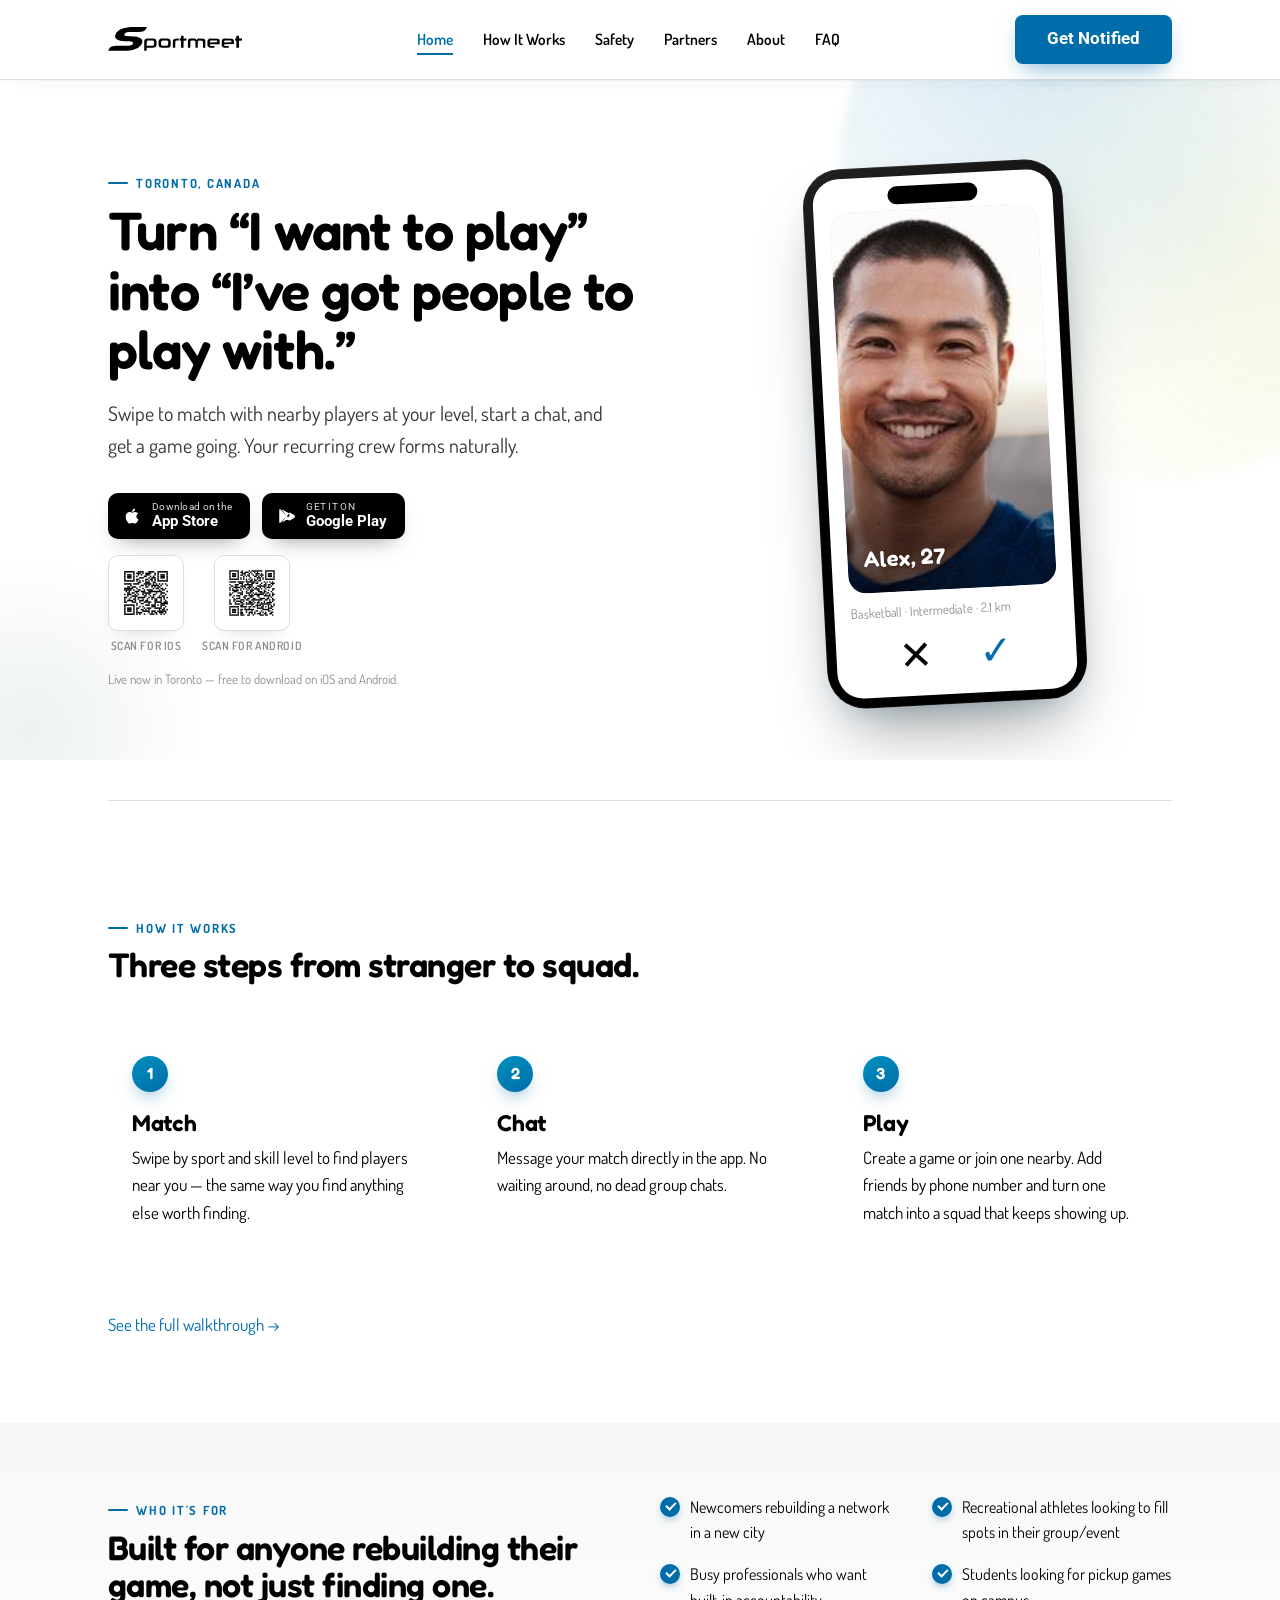
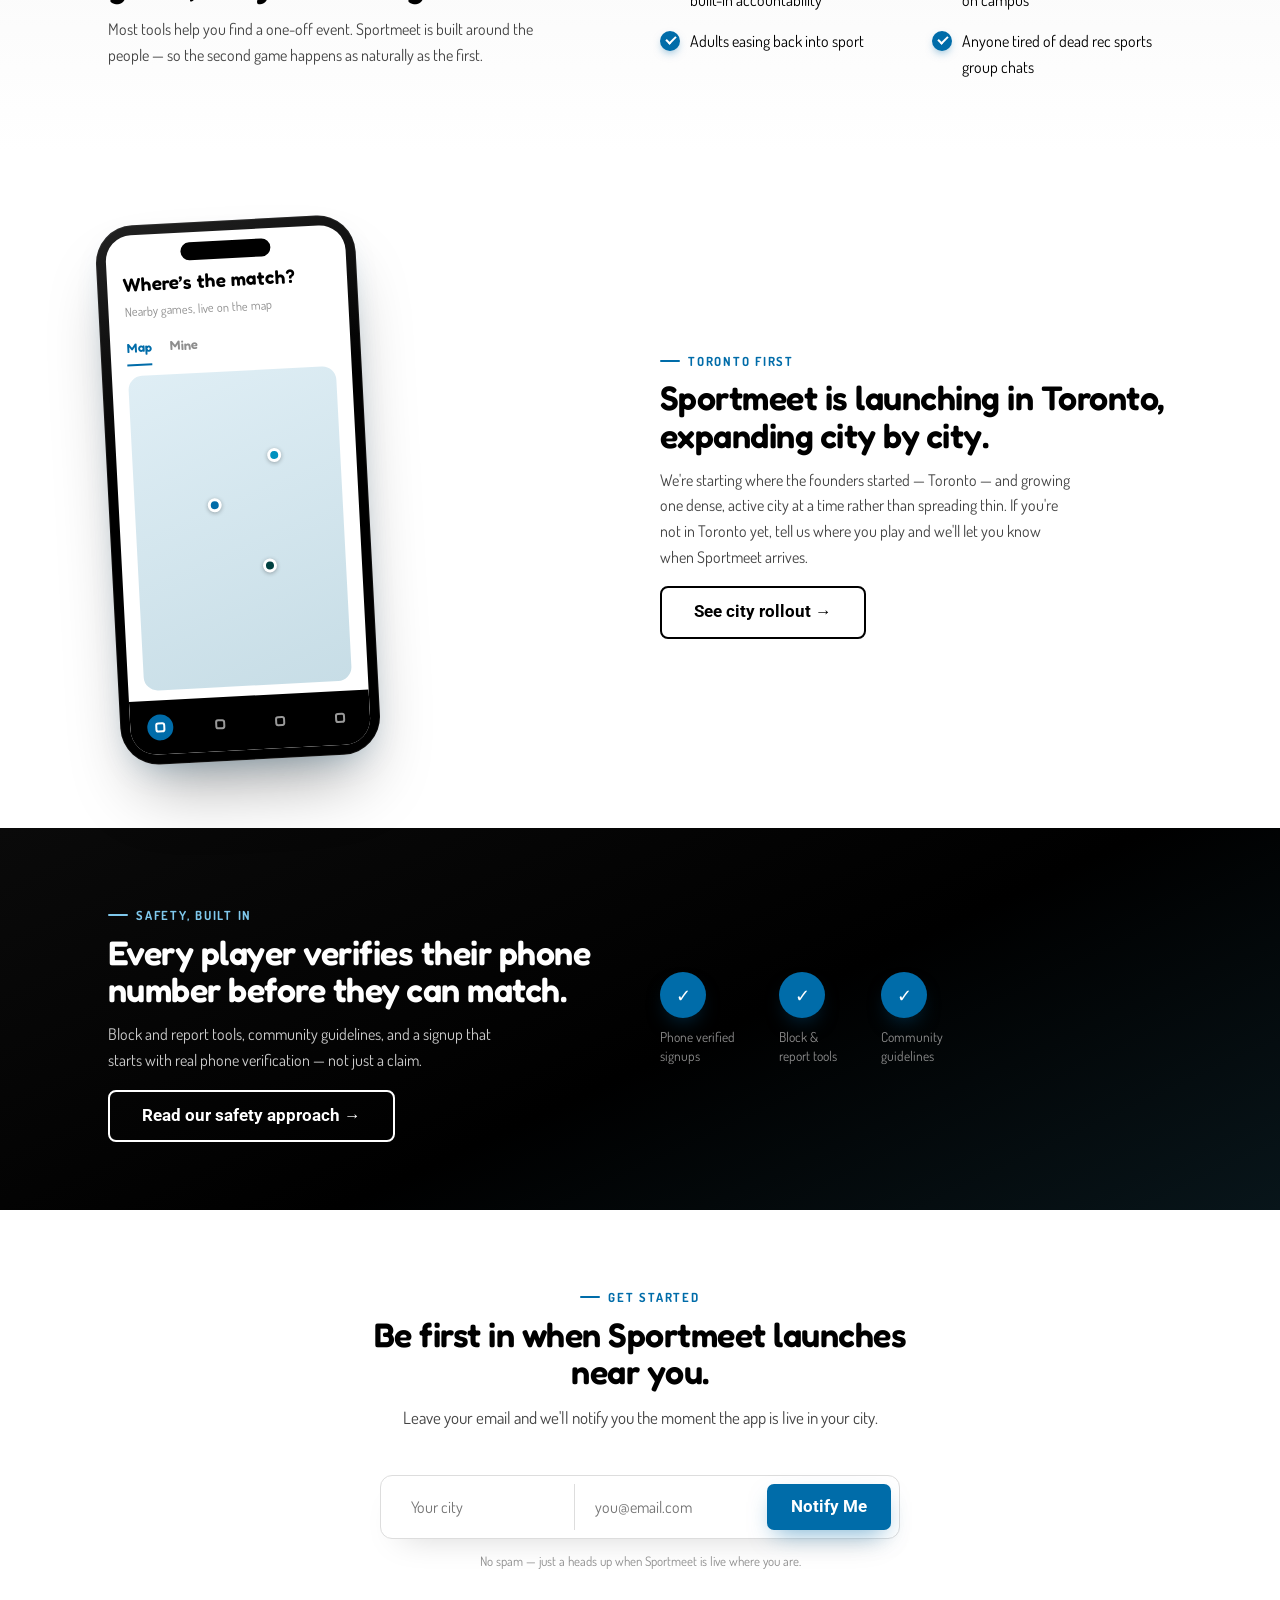
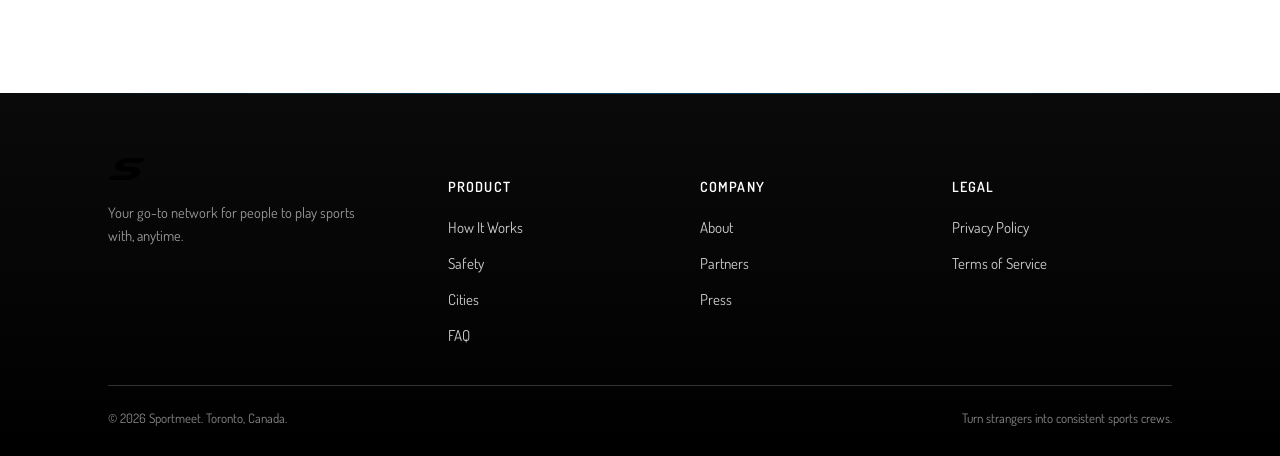
<file: index.html>
<!doctype html>
<html lang="en">
<head>
<meta charset="utf-8">
<meta name="viewport" content="width=device-width, initial-scale=1">
<title>Sportmeet — Build your crew. Play more.</title>
<meta name="description" content="Sportmeet helps you build a network of friends to play sports with. Swipe to match by sport and skill, chat, and get a game going.">
<link rel="icon" type="image/svg+xml" href="data:image/svg+xml,%3Csvg%20viewBox%3D%220%200%2096%2088%22%20xmlns%3D%22http%3A%2F%2Fwww.w3.org%2F2000%2Fsvg%22%3E%3Cpath%20fill-rule%3D%22evenodd%22%20d%3D%22M95%2C13L50%2C13L49%2C14L44%2C14L43%2C15L40%2C15L39%2C16L34%2C17L28%2C20L21%2C27L19%2C31L19%2C33L18%2C34L19%2C40L22%2C43L26%2C44L27%2C45L29%2C45L30%2C46L34%2C46L35%2C47L54%2C47L55%2C48L59%2C48L62%2C51L61%2C54L58%2C57L56%2C57L55%2C58L18%2C58L17%2C59L11%2C59L7%2C61L5%2C63L1%2C70L50%2C70L51%2C69L57%2C69L58%2C68L65%2C67L66%2C66L68%2C66L74%2C63L81%2C56L83%2C52L83%2C50L84%2C49L84%2C46L81%2C41L80%2C41L78%2C39L76%2C39L72%2C37L69%2C37L68%2C36L60%2C36L59%2C35L43%2C35L40%2C32L40%2C31L44%2C26L46%2C26L47%2C25L78%2C25L79%2C24L85%2C24L89%2C22L92%2C19Z%22%2F%3E%3C%2Fsvg%3E">
<link rel="preconnect" href="https://fonts.googleapis.com">
<link href="https://fonts.googleapis.com/css2?family=Fredoka:wght@500;600;700&family=Dosis:wght@400;500;600;700&family=Roboto:wght@700&display=swap" rel="stylesheet">
<link rel="stylesheet" href="style.css">
</head>
<body>
<header class="site-nav">
<div class="nav-inner">
<a class="nav-logo" href="index.html"><svg viewBox="0 0 900 161" xmlns="http://www.w3.org/2000/svg" role="img" aria-label="Sportmeet" style="height:24px;width:auto;display:block;"><path fill-rule="evenodd" d="M763,90L763,126L769,135L777,139L810,140L810,127L784,127L779,122L780,115L845,114L844,87L834,78L780,77L769,81ZM779,96L784,90L825,90L828,94L828,103L780,104ZM667,92L667,124L670,131L682,139L715,140L714,127L688,127L684,123L685,115L749,115L749,89L747,84L738,78L685,77L675,80ZM684,95L689,90L729,90L732,93L732,103L685,104ZM538,86L536,93L536,140L552,140L553,96L560,91L578,91L586,95L587,140L602,140L603,96L611,91L632,92L637,99L637,140L653,140L653,91L650,84L642,78L607,77L601,79L594,87L589,80L582,77L551,77L542,81ZM475,77L450,78L442,82L437,88L435,94L435,140L451,140L452,96L457,91L475,91ZM343,85L339,97L339,120L342,130L348,136L361,140L399,140L411,137L417,132L421,122L421,95L413,81L401,77L359,77L351,79ZM358,95L367,91L394,91L400,93L404,98L403,121L394,126L366,126L360,124L356,118L356,99ZM321,84L314,79L306,77L262,77L251,81L246,86L243,94L243,159L259,159L260,140L304,140L320,134L324,128L326,117L325,92ZM261,95L268,91L299,91L305,93L309,99L309,118L307,122L299,126L261,126L259,124ZM861,59L861,76L853,77L853,91L861,92L861,139L879,140L879,92L899,91L899,77L880,77L879,59ZM490,59L490,76L481,77L481,90L490,92L490,140L507,140L507,92L527,91L527,77L509,77L507,75L507,59ZM262,0L150,0L103,8L78,19L58,36L50,50L47,65L51,76L58,83L81,92L111,96L145,96L161,99L168,104L166,115L155,123L140,126L55,126L28,129L13,138L0,160L134,159L166,154L200,141L218,126L227,112L230,103L230,91L227,84L216,74L194,66L175,63L120,61L110,56L110,48L118,39L135,34L209,34L234,31L249,22Z"/></svg></a>
<nav>
<ul class="nav-links">
<li><a href="index.html" class="active">Home</a></li>
<li><a href="how-it-works.html">How It Works</a></li>
<li><a href="safety.html">Safety</a></li>
<li><a href="partners.html">Partners</a></li>
<li><a href="about.html">About</a></li>
<li><a href="faq.html">FAQ</a></li>
</ul>
</nav>
<div class="nav-cta">
<a href="#get-started" class="btn btn-primary">Get Notified</a>
</div>
</div>
</header>
<section class="hero">
<div class="wrap hero-grid">
<div>
<span class="eyebrow">Toronto, Canada</span>
<h1>Turn &ldquo;I want to play&rdquo; into &ldquo;I&rsquo;ve got people to play with.&rdquo;</h1>
<p class="sub">Swipe to match with nearby players at your level, start a chat, and get a game going. Your recurring crew forms naturally.</p>
<div class="badge-row">
<a href="https://apps.apple.com/ca/app/sportmeet/id6612015649" target="_blank" rel="noopener" class="store-badge">
<svg viewBox="0 0 24 24" fill="currentColor"><path d="M17.05 20.28c-.98.95-2.05.8-3.08.35-1.09-.46-2.09-.48-3.24 0-1.44.62-2.2.44-3.06-.35C2.79 15.25 3.51 7.59 9.24 7.31c1.35.07 2.29.74 3.08.8 1.18-.24 2.31-.93 3.57-.84 1.51.12 2.65.72 3.4 1.8-3.12 1.87-2.38 5.98.48 7.13-.57 1.5-1.31 2.99-2.72 4.08zM12.03 7.25c-.15-2.23 1.66-4.07 3.74-4.25.29 2.58-2.34 4.5-3.74 4.25z"/></svg>
<span class="sb-text"><span class="sb-small">Download on the</span><span class="sb-big">App Store</span></span>
</a>
<a href="https://play.google.com/store/apps/details?id=gg.sportmeet.sportmeet" target="_blank" rel="noopener" class="store-badge">
<svg viewBox="0 0 24 24" fill="currentColor"><path d="M4.5 3.5c-.4.4-.6.9-.6 1.5v14c0 .6.2 1.1.6 1.5l.1.1L13 12.1v-.2L4.6 3.4l-.1.1zm11.5 8.6L13.4 15l2.6 2.6 5.8-3.3c.6-.4.9-1 .9-1.7s-.3-1.3-.9-1.7l-5.8-3.3zM13 12.1l3-3-8-4.5c-.2-.1-.4-.2-.6-.2-.2 0-.3 0-.5.1L13 12.1zm0-.2l-6.1 7.6c.3.1.7 0 1.1-.2l7.9-4.5-2.9-2.9z"/></svg>
<span class="sb-text"><span class="sb-small">GET IT ON</span><span class="sb-big">Google Play</span></span>
</a>
</div>
<div class="qr-row">
<div class="qr-item">
<svg viewBox="0 0 164 164" xmlns="http://www.w3.org/2000/svg" role="img" aria-label="QR code to download Sportmeet on the App Store" style="width:76px;height:76px;background:#fff;padding:6px;border-radius:10px;border:1px solid #DDDDDD;box-shadow:0 8px 18px -12px rgba(0,0,0,.25);box-sizing:border-box;display:block;"><rect width="164" height="164" fill="#fff"/><g fill="#000"><rect x="24" y="24" width="28" height="4"/><rect x="60" y="24" width="16" height="4"/><rect x="88" y="24" width="16" height="4"/><rect x="112" y="24" width="28" height="4"/><rect x="24" y="28" width="4" height="4"/><rect x="48" y="28" width="4" height="4"/><rect x="56" y="28" width="12" height="4"/><rect x="72" y="28" width="4" height="4"/><rect x="80" y="28" width="16" height="4"/><rect x="104" y="28" width="4" height="4"/><rect x="112" y="28" width="4" height="4"/><rect x="136" y="28" width="4" height="4"/><rect x="24" y="32" width="4" height="4"/><rect x="32" y="32" width="12" height="4"/><rect x="48" y="32" width="4" height="4"/><rect x="60" y="32" width="4" height="4"/><rect x="68" y="32" width="4" height="4"/><rect x="80" y="32" width="12" height="4"/><rect x="104" y="32" width="4" height="4"/><rect x="112" y="32" width="4" height="4"/><rect x="120" y="32" width="12" height="4"/><rect x="136" y="32" width="4" height="4"/><rect x="24" y="36" width="4" height="4"/><rect x="32" y="36" width="12" height="4"/><rect x="48" y="36" width="4" height="4"/><rect x="56" y="36" width="4" height="4"/><rect x="76" y="36" width="8" height="4"/><rect x="92" y="36" width="4" height="4"/><rect x="100" y="36" width="4" height="4"/><rect x="112" y="36" width="4" height="4"/><rect x="120" y="36" width="12" height="4"/><rect x="136" y="36" width="4" height="4"/><rect x="24" y="40" width="4" height="4"/><rect x="32" y="40" width="12" height="4"/><rect x="48" y="40" width="4" height="4"/><rect x="64" y="40" width="12" height="4"/><rect x="88" y="40" width="4" height="4"/><rect x="96" y="40" width="12" height="4"/><rect x="112" y="40" width="4" height="4"/><rect x="120" y="40" width="12" height="4"/><rect x="136" y="40" width="4" height="4"/><rect x="24" y="44" width="4" height="4"/><rect x="48" y="44" width="4" height="4"/><rect x="56" y="44" width="8" height="4"/><rect x="80" y="44" width="8" height="4"/><rect x="92" y="44" width="8" height="4"/><rect x="104" y="44" width="4" height="4"/><rect x="112" y="44" width="4" height="4"/><rect x="136" y="44" width="4" height="4"/><rect x="24" y="48" width="28" height="4"/><rect x="56" y="48" width="4" height="4"/><rect x="64" y="48" width="4" height="4"/><rect x="72" y="48" width="4" height="4"/><rect x="80" y="48" width="4" height="4"/><rect x="88" y="48" width="4" height="4"/><rect x="96" y="48" width="4" height="4"/><rect x="104" y="48" width="4" height="4"/><rect x="112" y="48" width="28" height="4"/><rect x="60" y="52" width="8" height="4"/><rect x="80" y="52" width="12" height="4"/><rect x="100" y="52" width="8" height="4"/><rect x="24" y="56" width="20" height="4"/><rect x="48" y="56" width="16" height="4"/><rect x="76" y="56" width="20" height="4"/><rect x="100" y="56" width="4" height="4"/><rect x="108" y="56" width="4" height="4"/><rect x="116" y="56" width="4" height="4"/><rect x="124" y="56" width="4" height="4"/><rect x="132" y="56" width="4" height="4"/><rect x="40" y="60" width="4" height="4"/><rect x="68" y="60" width="8" height="4"/><rect x="80" y="60" width="4" height="4"/><rect x="88" y="60" width="4" height="4"/><rect x="96" y="60" width="20" height="4"/><rect x="120" y="60" width="4" height="4"/><rect x="136" y="60" width="4" height="4"/><rect x="32" y="64" width="8" height="4"/><rect x="44" y="64" width="12" height="4"/><rect x="64" y="64" width="4" height="4"/><rect x="80" y="64" width="8" height="4"/><rect x="96" y="64" width="4" height="4"/><rect x="104" y="64" width="4" height="4"/><rect x="112" y="64" width="8" height="4"/><rect x="24" y="68" width="24" height="4"/><rect x="56" y="68" width="4" height="4"/><rect x="72" y="68" width="4" height="4"/><rect x="100" y="68" width="4" height="4"/><rect x="108" y="68" width="8" height="4"/><rect x="120" y="68" width="8" height="4"/><rect x="132" y="68" width="4" height="4"/><rect x="24" y="72" width="20" height="4"/><rect x="48" y="72" width="4" height="4"/><rect x="60" y="72" width="8" height="4"/><rect x="76" y="72" width="4" height="4"/><rect x="84" y="72" width="16" height="4"/><rect x="116" y="72" width="4" height="4"/><rect x="124" y="72" width="8" height="4"/><rect x="28" y="76" width="4" height="4"/><rect x="36" y="76" width="4" height="4"/><rect x="52" y="76" width="12" height="4"/><rect x="68" y="76" width="12" height="4"/><rect x="88" y="76" width="36" height="4"/><rect x="136" y="76" width="4" height="4"/><rect x="32" y="80" width="8" height="4"/><rect x="44" y="80" width="8" height="4"/><rect x="56" y="80" width="4" height="4"/><rect x="72" y="80" width="24" height="4"/><rect x="108" y="80" width="4" height="4"/><rect x="120" y="80" width="12" height="4"/><rect x="24" y="84" width="4" height="4"/><rect x="32" y="84" width="12" height="4"/><rect x="52" y="84" width="4" height="4"/><rect x="60" y="84" width="4" height="4"/><rect x="72" y="84" width="4" height="4"/><rect x="80" y="84" width="4" height="4"/><rect x="88" y="84" width="4" height="4"/><rect x="100" y="84" width="8" height="4"/><rect x="120" y="84" width="4" height="4"/><rect x="132" y="84" width="4" height="4"/><rect x="32" y="88" width="4" height="4"/><rect x="44" y="88" width="16" height="4"/><rect x="76" y="88" width="8" height="4"/><rect x="92" y="88" width="4" height="4"/><rect x="100" y="88" width="4" height="4"/><rect x="116" y="88" width="4" height="4"/><rect x="124" y="88" width="8" height="4"/><rect x="24" y="92" width="8" height="4"/><rect x="40" y="92" width="4" height="4"/><rect x="52" y="92" width="4" height="4"/><rect x="60" y="92" width="20" height="4"/><rect x="88" y="92" width="4" height="4"/><rect x="96" y="92" width="8" height="4"/><rect x="112" y="92" width="12" height="4"/><rect x="128" y="92" width="4" height="4"/><rect x="136" y="92" width="4" height="4"/><rect x="24" y="96" width="4" height="4"/><rect x="36" y="96" width="4" height="4"/><rect x="48" y="96" width="8" height="4"/><rect x="60" y="96" width="4" height="4"/><rect x="72" y="96" width="4" height="4"/><rect x="84" y="96" width="4" height="4"/><rect x="96" y="96" width="4" height="4"/><rect x="104" y="96" width="8" height="4"/><rect x="120" y="96" width="4" height="4"/><rect x="128" y="96" width="4" height="4"/><rect x="24" y="100" width="4" height="4"/><rect x="32" y="100" width="16" height="4"/><rect x="52" y="100" width="4" height="4"/><rect x="64" y="100" width="12" height="4"/><rect x="80" y="100" width="8" height="4"/><rect x="104" y="100" width="8" height="4"/><rect x="120" y="100" width="4" height="4"/><rect x="132" y="100" width="4" height="4"/><rect x="24" y="104" width="8" height="4"/><rect x="44" y="104" width="12" height="4"/><rect x="64" y="104" width="4" height="4"/><rect x="76" y="104" width="20" height="4"/><rect x="104" y="104" width="20" height="4"/><rect x="128" y="104" width="12" height="4"/><rect x="56" y="108" width="4" height="4"/><rect x="68" y="108" width="8" height="4"/><rect x="88" y="108" width="4" height="4"/><rect x="104" y="108" width="4" height="4"/><rect x="120" y="108" width="20" height="4"/><rect x="24" y="112" width="28" height="4"/><rect x="56" y="112" width="4" height="4"/><rect x="80" y="112" width="12" height="4"/><rect x="96" y="112" width="12" height="4"/><rect x="112" y="112" width="4" height="4"/><rect x="120" y="112" width="12" height="4"/><rect x="24" y="116" width="4" height="4"/><rect x="48" y="116" width="4" height="4"/><rect x="64" y="116" width="4" height="4"/><rect x="72" y="116" width="4" height="4"/><rect x="96" y="116" width="12" height="4"/><rect x="120" y="116" width="4" height="4"/><rect x="132" y="116" width="4" height="4"/><rect x="24" y="120" width="4" height="4"/><rect x="32" y="120" width="12" height="4"/><rect x="48" y="120" width="4" height="4"/><rect x="56" y="120" width="8" height="4"/><rect x="76" y="120" width="4" height="4"/><rect x="84" y="120" width="12" height="4"/><rect x="104" y="120" width="20" height="4"/><rect x="128" y="120" width="4" height="4"/><rect x="24" y="124" width="4" height="4"/><rect x="32" y="124" width="12" height="4"/><rect x="48" y="124" width="4" height="4"/><rect x="56" y="124" width="4" height="4"/><rect x="68" y="124" width="8" height="4"/><rect x="80" y="124" width="4" height="4"/><rect x="88" y="124" width="4" height="4"/><rect x="116" y="124" width="4" height="4"/><rect x="124" y="124" width="8" height="4"/><rect x="136" y="124" width="4" height="4"/><rect x="24" y="128" width="4" height="4"/><rect x="32" y="128" width="12" height="4"/><rect x="48" y="128" width="4" height="4"/><rect x="56" y="128" width="4" height="4"/><rect x="72" y="128" width="20" height="4"/><rect x="96" y="128" width="12" height="4"/><rect x="112" y="128" width="24" height="4"/><rect x="24" y="132" width="4" height="4"/><rect x="48" y="132" width="4" height="4"/><rect x="56" y="132" width="16" height="4"/><rect x="88" y="132" width="4" height="4"/><rect x="96" y="132" width="4" height="4"/><rect x="104" y="132" width="8" height="4"/><rect x="116" y="132" width="12" height="4"/><rect x="132" y="132" width="4" height="4"/><rect x="24" y="136" width="28" height="4"/><rect x="56" y="136" width="4" height="4"/><rect x="64" y="136" width="4" height="4"/><rect x="76" y="136" width="4" height="4"/><rect x="92" y="136" width="12" height="4"/><rect x="108" y="136" width="4" height="4"/><rect x="120" y="136" width="4" height="4"/><rect x="128" y="136" width="4" height="4"/></g></svg>
<span>Scan for iOS</span>
</div>
<div class="qr-item">
<svg viewBox="0 0 180 180" xmlns="http://www.w3.org/2000/svg" role="img" aria-label="QR code to download Sportmeet on Google Play" style="width:76px;height:76px;background:#fff;padding:6px;border-radius:10px;border:1px solid #DDDDDD;box-shadow:0 8px 18px -12px rgba(0,0,0,.25);box-sizing:border-box;display:block;"><rect width="180" height="180" fill="#fff"/><g fill="#000"><rect x="24" y="24" width="28" height="4"/><rect x="60" y="24" width="4" height="4"/><rect x="80" y="24" width="4" height="4"/><rect x="88" y="24" width="32" height="4"/><rect x="128" y="24" width="28" height="4"/><rect x="24" y="28" width="4" height="4"/><rect x="48" y="28" width="4" height="4"/><rect x="56" y="28" width="8" height="4"/><rect x="68" y="28" width="12" height="4"/><rect x="84" y="28" width="4" height="4"/><rect x="96" y="28" width="4" height="4"/><rect x="104" y="28" width="4" height="4"/><rect x="128" y="28" width="4" height="4"/><rect x="152" y="28" width="4" height="4"/><rect x="24" y="32" width="4" height="4"/><rect x="32" y="32" width="12" height="4"/><rect x="48" y="32" width="4" height="4"/><rect x="60" y="32" width="12" height="4"/><rect x="80" y="32" width="4" height="4"/><rect x="88" y="32" width="4" height="4"/><rect x="100" y="32" width="12" height="4"/><rect x="116" y="32" width="4" height="4"/><rect x="128" y="32" width="4" height="4"/><rect x="136" y="32" width="12" height="4"/><rect x="152" y="32" width="4" height="4"/><rect x="24" y="36" width="4" height="4"/><rect x="32" y="36" width="12" height="4"/><rect x="48" y="36" width="4" height="4"/><rect x="56" y="36" width="8" height="4"/><rect x="68" y="36" width="4" height="4"/><rect x="76" y="36" width="8" height="4"/><rect x="92" y="36" width="4" height="4"/><rect x="100" y="36" width="8" height="4"/><rect x="112" y="36" width="12" height="4"/><rect x="128" y="36" width="4" height="4"/><rect x="136" y="36" width="12" height="4"/><rect x="152" y="36" width="4" height="4"/><rect x="24" y="40" width="4" height="4"/><rect x="32" y="40" width="12" height="4"/><rect x="48" y="40" width="4" height="4"/><rect x="64" y="40" width="4" height="4"/><rect x="72" y="40" width="4" height="4"/><rect x="80" y="40" width="4" height="4"/><rect x="96" y="40" width="8" height="4"/><rect x="108" y="40" width="4" height="4"/><rect x="116" y="40" width="4" height="4"/><rect x="128" y="40" width="4" height="4"/><rect x="136" y="40" width="12" height="4"/><rect x="152" y="40" width="4" height="4"/><rect x="24" y="44" width="4" height="4"/><rect x="48" y="44" width="4" height="4"/><rect x="56" y="44" width="4" height="4"/><rect x="64" y="44" width="4" height="4"/><rect x="84" y="44" width="4" height="4"/><rect x="104" y="44" width="12" height="4"/><rect x="120" y="44" width="4" height="4"/><rect x="128" y="44" width="4" height="4"/><rect x="152" y="44" width="4" height="4"/><rect x="24" y="48" width="28" height="4"/><rect x="56" y="48" width="4" height="4"/><rect x="64" y="48" width="4" height="4"/><rect x="72" y="48" width="4" height="4"/><rect x="80" y="48" width="4" height="4"/><rect x="88" y="48" width="4" height="4"/><rect x="96" y="48" width="4" height="4"/><rect x="104" y="48" width="4" height="4"/><rect x="112" y="48" width="4" height="4"/><rect x="120" y="48" width="4" height="4"/><rect x="128" y="48" width="28" height="4"/><rect x="72" y="52" width="4" height="4"/><rect x="84" y="52" width="8" height="4"/><rect x="96" y="52" width="8" height="4"/><rect x="108" y="52" width="8" height="4"/><rect x="24" y="56" width="20" height="4"/><rect x="48" y="56" width="20" height="4"/><rect x="72" y="56" width="28" height="4"/><rect x="104" y="56" width="4" height="4"/><rect x="124" y="56" width="4" height="4"/><rect x="132" y="56" width="4" height="4"/><rect x="140" y="56" width="4" height="4"/><rect x="148" y="56" width="4" height="4"/><rect x="52" y="60" width="12" height="4"/><rect x="76" y="60" width="4" height="4"/><rect x="88" y="60" width="8" height="4"/><rect x="100" y="60" width="8" height="4"/><rect x="116" y="60" width="4" height="4"/><rect x="128" y="60" width="4" height="4"/><rect x="144" y="60" width="12" height="4"/><rect x="24" y="64" width="4" height="4"/><rect x="40" y="64" width="12" height="4"/><rect x="60" y="64" width="4" height="4"/><rect x="68" y="64" width="24" height="4"/><rect x="112" y="64" width="4" height="4"/><rect x="124" y="64" width="8" height="4"/><rect x="136" y="64" width="8" height="4"/><rect x="148" y="64" width="4" height="4"/><rect x="28" y="68" width="8" height="4"/><rect x="40" y="68" width="8" height="4"/><rect x="56" y="68" width="16" height="4"/><rect x="80" y="68" width="12" height="4"/><rect x="104" y="68" width="28" height="4"/><rect x="136" y="68" width="4" height="4"/><rect x="144" y="68" width="4" height="4"/><rect x="24" y="72" width="4" height="4"/><rect x="36" y="72" width="20" height="4"/><rect x="60" y="72" width="4" height="4"/><rect x="68" y="72" width="4" height="4"/><rect x="76" y="72" width="12" height="4"/><rect x="92" y="72" width="4" height="4"/><rect x="100" y="72" width="4" height="4"/><rect x="112" y="72" width="4" height="4"/><rect x="124" y="72" width="4" height="4"/><rect x="132" y="72" width="12" height="4"/><rect x="24" y="76" width="4" height="4"/><rect x="32" y="76" width="4" height="4"/><rect x="44" y="76" width="4" height="4"/><rect x="56" y="76" width="4" height="4"/><rect x="64" y="76" width="4" height="4"/><rect x="72" y="76" width="4" height="4"/><rect x="80" y="76" width="4" height="4"/><rect x="88" y="76" width="4" height="4"/><rect x="96" y="76" width="16" height="4"/><rect x="116" y="76" width="4" height="4"/><rect x="128" y="76" width="4" height="4"/><rect x="148" y="76" width="8" height="4"/><rect x="24" y="80" width="4" height="4"/><rect x="32" y="80" width="20" height="4"/><rect x="56" y="80" width="4" height="4"/><rect x="76" y="80" width="4" height="4"/><rect x="84" y="80" width="12" height="4"/><rect x="104" y="80" width="8" height="4"/><rect x="124" y="80" width="4" height="4"/><rect x="136" y="80" width="4" height="4"/><rect x="148" y="80" width="4" height="4"/><rect x="36" y="84" width="12" height="4"/><rect x="60" y="84" width="4" height="4"/><rect x="72" y="84" width="4" height="4"/><rect x="84" y="84" width="8" height="4"/><rect x="108" y="84" width="12" height="4"/><rect x="124" y="84" width="8" height="4"/><rect x="144" y="84" width="4" height="4"/><rect x="24" y="88" width="4" height="4"/><rect x="32" y="88" width="4" height="4"/><rect x="48" y="88" width="16" height="4"/><rect x="72" y="88" width="16" height="4"/><rect x="92" y="88" width="4" height="4"/><rect x="100" y="88" width="4" height="4"/><rect x="112" y="88" width="16" height="4"/><rect x="132" y="88" width="8" height="4"/><rect x="148" y="88" width="4" height="4"/><rect x="24" y="92" width="8" height="4"/><rect x="56" y="92" width="8" height="4"/><rect x="80" y="92" width="4" height="4"/><rect x="88" y="92" width="4" height="4"/><rect x="96" y="92" width="28" height="4"/><rect x="128" y="92" width="4" height="4"/><rect x="140" y="92" width="4" height="4"/><rect x="148" y="92" width="8" height="4"/><rect x="24" y="96" width="4" height="4"/><rect x="36" y="96" width="4" height="4"/><rect x="44" y="96" width="12" height="4"/><rect x="68" y="96" width="8" height="4"/><rect x="80" y="96" width="16" height="4"/><rect x="104" y="96" width="8" height="4"/><rect x="124" y="96" width="20" height="4"/><rect x="148" y="96" width="4" height="4"/><rect x="32" y="100" width="4" height="4"/><rect x="52" y="100" width="4" height="4"/><rect x="64" y="100" width="8" height="4"/><rect x="84" y="100" width="8" height="4"/><rect x="108" y="100" width="4" height="4"/><rect x="136" y="100" width="4" height="4"/><rect x="144" y="100" width="4" height="4"/><rect x="36" y="104" width="4" height="4"/><rect x="44" y="104" width="12" height="4"/><rect x="68" y="104" width="4" height="4"/><rect x="76" y="104" width="8" height="4"/><rect x="92" y="104" width="8" height="4"/><rect x="112" y="104" width="16" height="4"/><rect x="132" y="104" width="8" height="4"/><rect x="148" y="104" width="4" height="4"/><rect x="24" y="108" width="4" height="4"/><rect x="36" y="108" width="8" height="4"/><rect x="56" y="108" width="12" height="4"/><rect x="72" y="108" width="8" height="4"/><rect x="88" y="108" width="32" height="4"/><rect x="128" y="108" width="8" height="4"/><rect x="140" y="108" width="4" height="4"/><rect x="148" y="108" width="8" height="4"/><rect x="24" y="112" width="4" height="4"/><rect x="36" y="112" width="4" height="4"/><rect x="44" y="112" width="16" height="4"/><rect x="64" y="112" width="4" height="4"/><rect x="80" y="112" width="8" height="4"/><rect x="92" y="112" width="4" height="4"/><rect x="108" y="112" width="4" height="4"/><rect x="124" y="112" width="4" height="4"/><rect x="140" y="112" width="4" height="4"/><rect x="148" y="112" width="4" height="4"/><rect x="24" y="116" width="4" height="4"/><rect x="40" y="116" width="4" height="4"/><rect x="56" y="116" width="8" height="4"/><rect x="72" y="116" width="4" height="4"/><rect x="80" y="116" width="12" height="4"/><rect x="96" y="116" width="4" height="4"/><rect x="104" y="116" width="8" height="4"/><rect x="116" y="116" width="4" height="4"/><rect x="124" y="116" width="4" height="4"/><rect x="132" y="116" width="16" height="4"/><rect x="24" y="120" width="8" height="4"/><rect x="40" y="120" width="16" height="4"/><rect x="60" y="120" width="8" height="4"/><rect x="72" y="120" width="24" height="4"/><rect x="104" y="120" width="4" height="4"/><rect x="112" y="120" width="32" height="4"/><rect x="152" y="120" width="4" height="4"/><rect x="56" y="124" width="8" height="4"/><rect x="88" y="124" width="4" height="4"/><rect x="100" y="124" width="16" height="4"/><rect x="120" y="124" width="4" height="4"/><rect x="136" y="124" width="4" height="4"/><rect x="144" y="124" width="4" height="4"/><rect x="152" y="124" width="4" height="4"/><rect x="24" y="128" width="28" height="4"/><rect x="56" y="128" width="20" height="4"/><rect x="80" y="128" width="8" height="4"/><rect x="92" y="128" width="8" height="4"/><rect x="104" y="128" width="4" height="4"/><rect x="116" y="128" width="8" height="4"/><rect x="128" y="128" width="4" height="4"/><rect x="136" y="128" width="4" height="4"/><rect x="144" y="128" width="8" height="4"/><rect x="24" y="132" width="4" height="4"/><rect x="48" y="132" width="4" height="4"/><rect x="68" y="132" width="4" height="4"/><rect x="80" y="132" width="4" height="4"/><rect x="104" y="132" width="20" height="4"/><rect x="136" y="132" width="12" height="4"/><rect x="24" y="136" width="4" height="4"/><rect x="32" y="136" width="12" height="4"/><rect x="48" y="136" width="4" height="4"/><rect x="56" y="136" width="8" height="4"/><rect x="68" y="136" width="28" height="4"/><rect x="120" y="136" width="20" height="4"/><rect x="148" y="136" width="4" height="4"/><rect x="24" y="140" width="4" height="4"/><rect x="32" y="140" width="12" height="4"/><rect x="48" y="140" width="4" height="4"/><rect x="56" y="140" width="4" height="4"/><rect x="72" y="140" width="4" height="4"/><rect x="88" y="140" width="4" height="4"/><rect x="100" y="140" width="8" height="4"/><rect x="116" y="140" width="4" height="4"/><rect x="136" y="140" width="8" height="4"/><rect x="24" y="144" width="4" height="4"/><rect x="32" y="144" width="12" height="4"/><rect x="48" y="144" width="4" height="4"/><rect x="56" y="144" width="8" height="4"/><rect x="72" y="144" width="4" height="4"/><rect x="80" y="144" width="12" height="4"/><rect x="96" y="144" width="4" height="4"/><rect x="112" y="144" width="4" height="4"/><rect x="120" y="144" width="4" height="4"/><rect x="128" y="144" width="4" height="4"/><rect x="144" y="144" width="8" height="4"/><rect x="24" y="148" width="4" height="4"/><rect x="48" y="148" width="4" height="4"/><rect x="56" y="148" width="8" height="4"/><rect x="80" y="148" width="4" height="4"/><rect x="88" y="148" width="4" height="4"/><rect x="96" y="148" width="4" height="4"/><rect x="104" y="148" width="12" height="4"/><rect x="124" y="148" width="8" height="4"/><rect x="140" y="148" width="8" height="4"/><rect x="24" y="152" width="28" height="4"/><rect x="56" y="152" width="12" height="4"/><rect x="76" y="152" width="8" height="4"/><rect x="92" y="152" width="4" height="4"/><rect x="112" y="152" width="12" height="4"/><rect x="128" y="152" width="8" height="4"/><rect x="148" y="152" width="4" height="4"/></g></svg>
<span>Scan for Android</span>
</div>
</div>
<p class="form-note" style="margin-top:14px;">Live now in Toronto — free to download on iOS and Android.</p>
</div>
<div class="hero-visual">
<div class="phone">
<div class="phone-screen">
<div class="phone-notch"></div>
<div class="pv-swipe">
<div class="pv-photo has-photo"><img class="pv-photo-img" src="[data-uri]" alt="Alex, 27">



</svg>
<div class="name">Alex, 27</div>
</div>
<div class="pv-caption">Basketball · Intermediate · 2.1 km</div>
<div class="pv-actions">
<div class="x">✕</div>
<div class="check">✓</div>
</div>
</div>
</div>
</div>
</div>
</div>
</section>
<section class="tight">
<div class="wrap">
<hr class="divider">
</div>
</section>
<section>
<div class="wrap">
<div class="section-head">
<span class="eyebrow">How it works</span>
<h2>Three steps from stranger to squad.</h2>
</div>
<div class="steps">
<div class="step-card">
<div class="step-num">1</div>
<h3>Match</h3>
<p>Swipe by sport and skill level to find players near you — the same way you find anything else worth finding.</p>
</div>
<div class="step-card">
<div class="step-num">2</div>
<h3>Chat</h3>
<p>Message your match directly in the app. No waiting around, no dead group chats.</p>
</div>
<div class="step-card">
<div class="step-num">3</div>
<h3>Play</h3>
<p>Create a game or join one nearby. Add friends by phone number and turn one match into a squad that keeps showing up.</p>
</div>
</div>
<p class="mt"><a href="how-it-works.html">See the full walkthrough →</a></p>
</div>
</section>
<section class="bg-light">
<div class="wrap grid-2">
<div>
<span class="eyebrow">Who it's for</span>
<h2>Built for anyone rebuilding their game, not just finding one.</h2>
<p style="color:#444; font-size:16px; max-width:48ch;">Most tools help you find a one-off event. Sportmeet is built around the people — so the second game happens as naturally as the first.</p>
</div>
<ul class="who-list">
<li>Newcomers rebuilding a network in a new city</li>
<li>Recreational athletes looking to fill spots in their group/event</li>
<li>Busy professionals who want built-in accountability</li>
<li>Students looking for pickup games on campus</li>
<li>Adults easing back into sport</li>
<li>Anyone tired of dead rec sports group chats</li>
</ul>
</div>
</section>
<section>
<div class="wrap grid-2">
<div class="hero-visual" style="justify-content:flex-start;">
<div class="phone">
<div class="phone-screen">
<div class="phone-notch"></div>
<div class="pv-head">
<h5>Where&rsquo;s the match?</h5>
<div class="pv-sub">Nearby games, live on the map</div>
</div>
<div class="pv-tabs"><span class="on">Map</span><span>Mine</span></div>
<div class="pv-map">
<div class="pv-pin" style="top:40%; left:35%;"></div>
<div class="pv-pin" style="top:60%; left:60%; background:var(--dark-teal);"></div>
<div class="pv-pin" style="top:25%; left:65%; background:var(--teal);"></div>
</div>
<div class="pv-bottom">
<div class="dot on"><span></span></div>
<div class="dot"><span></span></div>
<div class="dot"><span></span></div>
<div class="dot"><span></span></div>
</div>
</div>
</div>
</div>
<div>
<span class="eyebrow">Toronto first</span>
<h2>Sportmeet is launching in Toronto, expanding city by city.</h2>
<p style="color:#444; font-size:16px; max-width:46ch;">We're starting where the founders started — Toronto — and growing one dense, active city at a time rather than spreading thin. If you're not in Toronto yet, tell us where you play and we'll let you know when Sportmeet arrives.</p>
<a href="cities.html" class="btn btn-outline">See city rollout →</a>
</div>
</div>
</section>
<section class="bg-black">
<div class="wrap grid-2">
<div>
<span class="eyebrow" style="color:#7fc8ec;">Safety, built in</span>
<h2>Every player verifies their phone number before they can match.</h2>
<p style="color:#ccc; font-size:16px; max-width:46ch;">Block and report tools, community guidelines, and a signup that starts with real phone verification — not just a claim.</p>
<a href="safety.html" class="btn btn-outline" style="border-color:#fff; color:#fff;">Read our safety approach →</a>
</div>
<div class="stat-row">
<div>
<div class="n">✓</div>
<div class="l">Phone verified<br>signups</div>
</div>
<div>
<div class="n">✓</div>
<div class="l">Block &amp;<br>report tools</div>
</div>
<div>
<div class="n">✓</div>
<div class="l">Community<br>guidelines</div>
</div>
</div>
</div>
</section>
<section id="get-started">
<div class="wrap">
<div class="section-head center" style="max-width:560px;">
<span class="eyebrow">Get started</span>
<h2>Be first in when Sportmeet launches near you.</h2>
<p style="color:#444;">Leave your email and we'll notify you the moment the app is live in your city.</p>
</div>
<form class="waitlist-form" style="max-width:520px; margin:0 auto;" onsubmit="return false;">
<input type="text" placeholder="Your city" aria-label="Your city">
<input type="email" placeholder="you@email.com" aria-label="Email address" required>
<button class="btn btn-primary" type="submit">Notify Me</button>
</form>
<p class="form-note center">No spam — just a heads up when Sportmeet is live where you are.</p>
</div>
</section>
<footer class="site-footer">
<div class="wrap">
<div class="footer-grid">
<div>
<div class="footer-logo"><svg viewBox="0 0 96 88" xmlns="http://www.w3.org/2000/svg" role="img" aria-label="Sportmeet" style="height:34px;width:auto;display:block;margin-bottom:14px;"><path fill-rule="evenodd" d="M95,13L50,13L49,14L44,14L43,15L40,15L39,16L34,17L28,20L21,27L19,31L19,33L18,34L19,40L22,43L26,44L27,45L29,45L30,46L34,46L35,47L54,47L55,48L59,48L62,51L61,54L58,57L56,57L55,58L18,58L17,59L11,59L7,61L5,63L1,70L50,70L51,69L57,69L58,68L65,67L66,66L68,66L74,63L81,56L83,52L83,50L84,49L84,46L81,41L80,41L78,39L76,39L72,37L69,37L68,36L60,36L59,35L43,35L40,32L40,31L44,26L46,26L47,25L78,25L79,24L85,24L89,22L92,19Z"/></svg></div>
<p class="footer-tag">Your go-to network for people to play sports with, anytime.</p>
</div>
<div>
<h5>Product</h5>
<ul>
<li><a href="how-it-works.html">How It Works</a></li>
<li><a href="safety.html">Safety</a></li>
<li><a href="cities.html">Cities</a></li>
<li><a href="faq.html">FAQ</a></li>
</ul>
</div>
<div>
<h5>Company</h5>
<ul>
<li><a href="about.html">About</a></li>
<li><a href="partners.html">Partners</a></li>
<li><a href="press.html">Press</a></li>
</ul>
</div>
<div>
<h5>Legal</h5>
<ul>
<li><a href="privacy.html">Privacy Policy</a></li>
<li><a href="terms.html">Terms of Service</a></li>
</ul>
</div>
</div>
<div class="footer-bottom">
<span>© 2026 Sportmeet. Toronto, Canada.</span>
<span>Turn strangers into consistent sports crews.</span>
</div>
</div>
</footer>
</body>
</html>
</file>
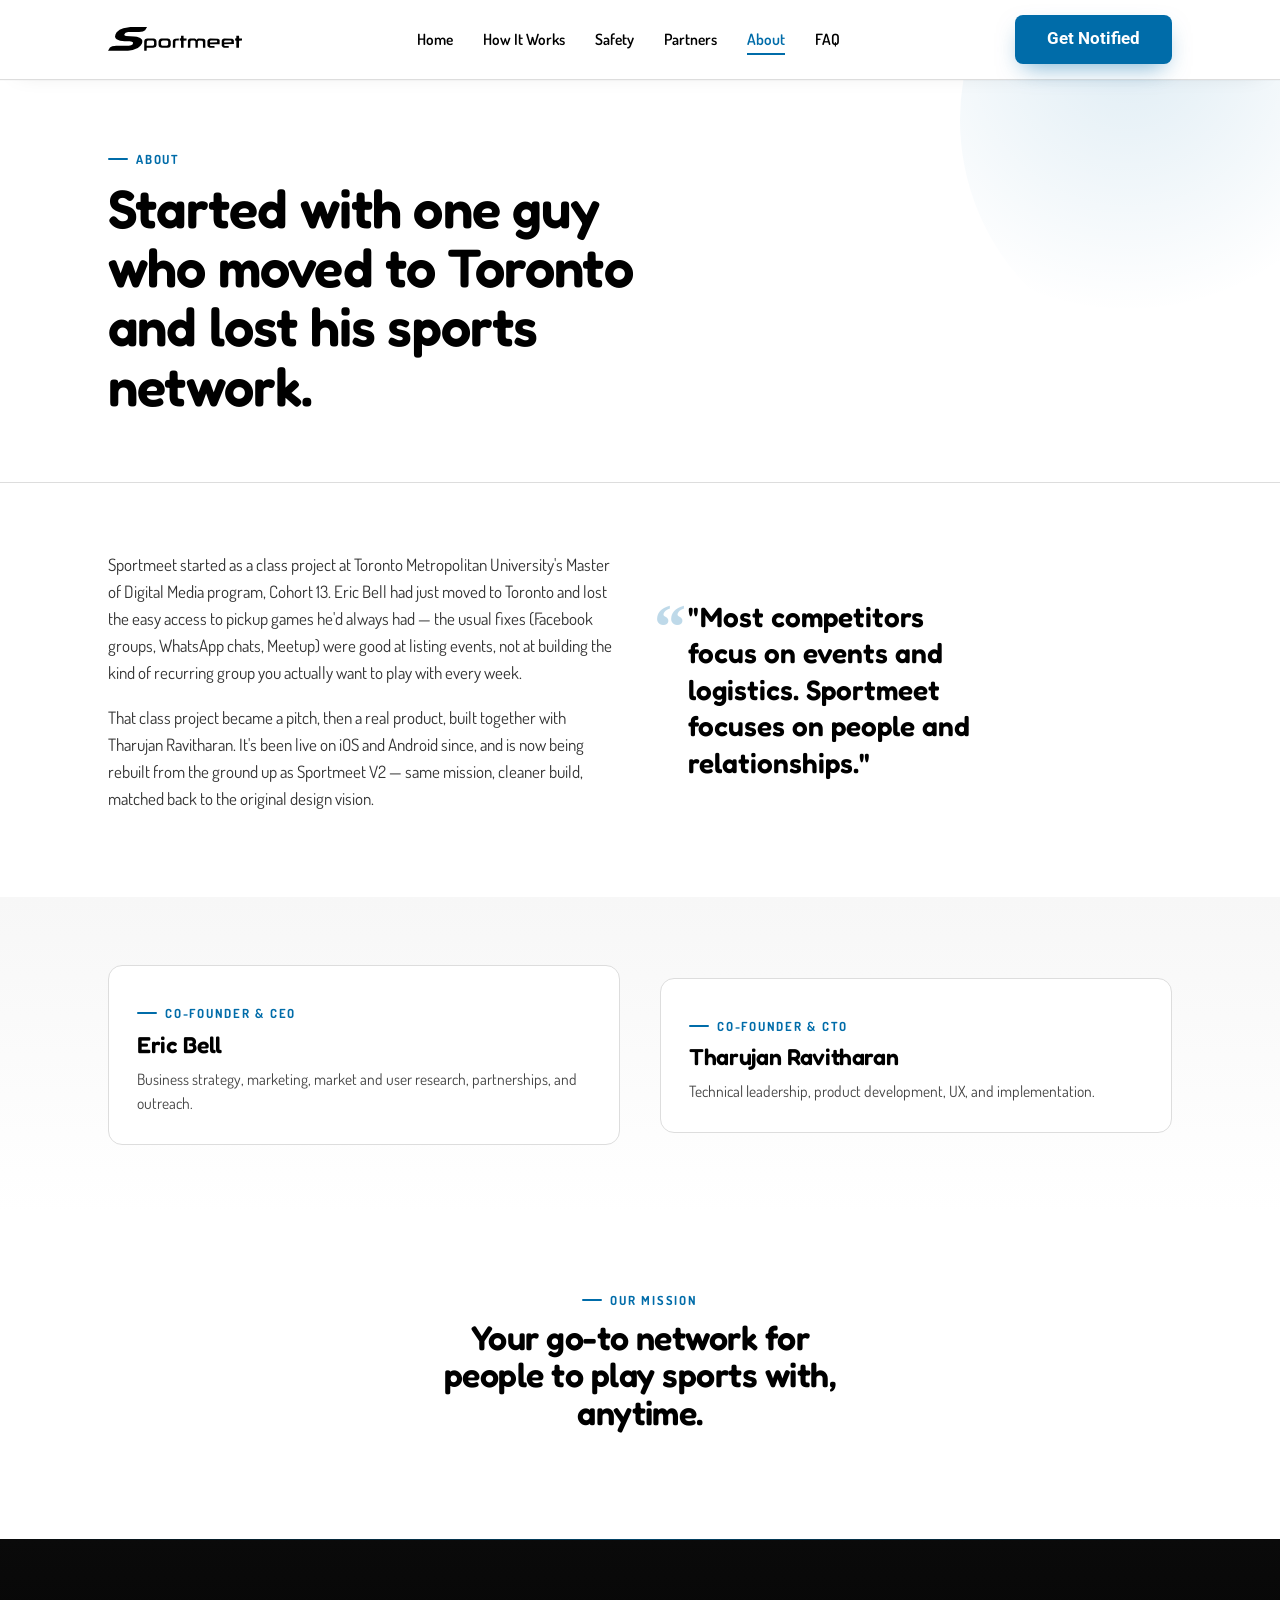
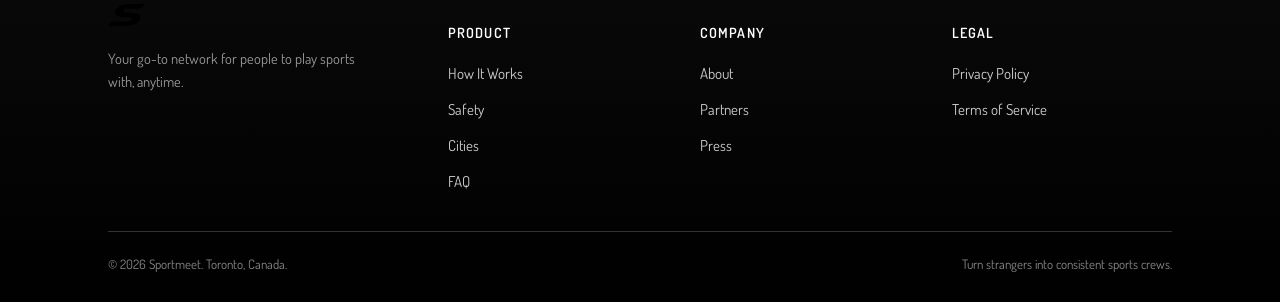
<file: about.html>
<!doctype html>
  <html lang="en">
  <head>
  <meta charset="utf-8">
  <meta name="viewport" content="width=device-width, initial-scale=1">
  <title>About Sportmeet</title>
  <meta name="description" content="Sportmeet was built by two Toronto Metropolitan University grads who wanted an easier way to build a network of people to play sports with.">
  <link rel="icon" type="image/svg+xml" href="data:image/svg+xml,%3Csvg%20viewBox%3D%220%200%2096%2088%22%20xmlns%3D%22http%3A%2F%2Fwww.w3.org%2F2000%2Fsvg%22%3E%3Cpath%20fill-rule%3D%22evenodd%22%20d%3D%22M95%2C13L50%2C13L49%2C14L44%2C14L43%2C15L40%2C15L39%2C16L34%2C17L28%2C20L21%2C27L19%2C31L19%2C33L18%2C34L19%2C40L22%2C43L26%2C44L27%2C45L29%2C45L30%2C46L34%2C46L35%2C47L54%2C47L55%2C48L59%2C48L62%2C51L61%2C54L58%2C57L56%2C57L55%2C58L18%2C58L17%2C59L11%2C59L7%2C61L5%2C63L1%2C70L50%2C70L51%2C69L57%2C69L58%2C68L65%2C67L66%2C66L68%2C66L74%2C63L81%2C56L83%2C52L83%2C50L84%2C49L84%2C46L81%2C41L80%2C41L78%2C39L76%2C39L72%2C37L69%2C37L68%2C36L60%2C36L59%2C35L43%2C35L40%2C32L40%2C31L44%2C26L46%2C26L47%2C25L78%2C25L79%2C24L85%2C24L89%2C22L92%2C19Z%22%2F%3E%3C%2Fsvg%3E">
  <link rel="preconnect" href="https://fonts.googleapis.com">
  <link href="https://fonts.googleapis.com/css2?family=Fredoka:wght@500;600;700&family=Dosis:wght@400;500;600;700&family=Roboto:wght@700&display=swap" rel="stylesheet">
  <link rel="stylesheet" href="style.css">
  </head>
  <body>
  <header class="site-nav">
  <div class="nav-inner">
  <a class="nav-logo" href="index.html"><svg viewBox="0 0 900 161" xmlns="http://www.w3.org/2000/svg" role="img" aria-label="Sportmeet" style="height:24px;width:auto;display:block;"><path fill-rule="evenodd" d="M763,90L763,126L769,135L777,139L810,140L810,127L784,127L779,122L780,115L845,114L844,87L834,78L780,77L769,81ZM779,96L784,90L825,90L828,94L828,103L780,104ZM667,92L667,124L670,131L682,139L715,140L714,127L688,127L684,123L685,115L749,115L749,89L747,84L738,78L685,77L675,80ZM684,95L689,90L729,90L732,93L732,103L685,104ZM538,86L536,93L536,140L552,140L553,96L560,91L578,91L586,95L587,140L602,140L603,96L611,91L632,92L637,99L637,140L653,140L653,91L650,84L642,78L607,77L601,79L594,87L589,80L582,77L551,77L542,81ZM475,77L450,78L442,82L437,88L435,94L435,140L451,140L452,96L457,91L475,91ZM343,85L339,97L339,120L342,130L348,136L361,140L399,140L411,137L417,132L421,122L421,95L413,81L401,77L359,77L351,79ZM358,95L367,91L394,91L400,93L404,98L403,121L394,126L366,126L360,124L356,118L356,99ZM321,84L314,79L306,77L262,77L251,81L246,86L243,94L243,159L259,159L260,140L304,140L320,134L324,128L326,117L325,92ZM261,95L268,91L299,91L305,93L309,99L309,118L307,122L299,126L261,126L259,124ZM861,59L861,76L853,77L853,91L861,92L861,139L879,140L879,92L899,91L899,77L880,77L879,59ZM490,59L490,76L481,77L481,90L490,92L490,140L507,140L507,92L527,91L527,77L509,77L507,75L507,59ZM262,0L150,0L103,8L78,19L58,36L50,50L47,65L51,76L58,83L81,92L111,96L145,96L161,99L168,104L166,115L155,123L140,126L55,126L28,129L13,138L0,160L134,159L166,154L200,141L218,126L227,112L230,103L230,91L227,84L216,74L194,66L175,63L120,61L110,56L110,48L118,39L135,34L209,34L234,31L249,22Z"/></svg></a>
  <nav>
  <ul class="nav-links">
  <li><a href="index.html">Home</a></li>
  <li><a href="how-it-works.html">How It Works</a></li>
<li><a href="safety.html">Safety</a></li>
<li><a href="partners.html">Partners</a></li>
  <li><a href="about.html" class="active">About</a></li>
  <li><a href="faq.html">FAQ</a></li>
  </ul>
  </nav>
  <div class="nav-cta">
  <a href="index.html#get-started" class="btn btn-primary">Get Notified</a>
  </div>
  </div>
  </header>
  <section class="page-hero">
  <div class="wrap">
  <span class="eyebrow">About</span>
  <h1 style="max-width:18ch;">Started with one guy who moved to Toronto and lost his sports network.</h1>
</div>
</section>
  <section>
  <div class="wrap grid-2">
  <div>
  <p style="font-size:17px; color:#333;">Sportmeet started as a class project at Toronto Metropolitan University's Master of Digital Media program, Cohort 13. Eric Bell had just moved to Toronto and lost the easy access to pickup games he'd always had — the usual fixes (Facebook groups, WhatsApp chats, Meetup) were good at listing events, not at building the kind of recurring group you actually want to play with every week.</p>
<p style="font-size:17px; color:#333;">That class project became a pitch, then a real product, built together with Tharujan Ravitharan. It's been live on iOS and Android since, and is now being rebuilt from the ground up as Sportmeet V2 — same mission, cleaner build, matched back to the original design vision.</p>
</div>
<div>
<div class="quote">"Most competitors focus on events and logistics. Sportmeet focuses on people and relationships."</div>
</div>
</div>
</section>
<section class="bg-light">
<div class="wrap grid-2">
<div class="tile">
<span class="eyebrow">Co-founder &amp; CEO</span>
<h3>Eric Bell</h3>
<p>Business strategy, marketing, market and user research, partnerships, and outreach.</p>
</div>
<div class="tile">
<span class="eyebrow">Co-founder &amp; CTO</span>
<h3>Tharujan Ravitharan</h3>
<p>Technical leadership, product development, UX, and implementation.</p>
</div>
</div>
</section>
<section class="center">
<div class="wrap">
<span class="eyebrow">Our mission</span>
<h2 style="max-width:22ch; margin:0 auto;">Your go-to network for people to play sports with, anytime.</h2>
</div>
</section>
<footer class="site-footer">
<div class="wrap">
<div class="footer-grid">
<div>
<div class="footer-logo"><svg viewBox="0 0 96 88" xmlns="http://www.w3.org/2000/svg" role="img" aria-label="Sportmeet" style="height:34px;width:auto;display:block;margin-bottom:14px;"><path fill-rule="evenodd" d="M95,13L50,13L49,14L44,14L43,15L40,15L39,16L34,17L28,20L21,27L19,31L19,33L18,34L19,40L22,43L26,44L27,45L29,45L30,46L34,46L35,47L54,47L55,48L59,48L62,51L61,54L58,57L56,57L55,58L18,58L17,59L11,59L7,61L5,63L1,70L50,70L51,69L57,69L58,68L65,67L66,66L68,66L74,63L81,56L83,52L83,50L84,49L84,46L81,41L80,41L78,39L76,39L72,37L69,37L68,36L60,36L59,35L43,35L40,32L40,31L44,26L46,26L47,25L78,25L79,24L85,24L89,22L92,19Z"/></svg></div>
  <p class="footer-tag">Your go-to network for people to play sports with, anytime.</p>
</div>
<div>
  <h5>Product</h5>
  <ul>
  <li><a href="how-it-works.html">How It Works</a></li>
<li><a href="safety.html">Safety</a></li>
<li><a href="cities.html">Cities</a></li>
  <li><a href="faq.html">FAQ</a></li>
  </ul>
  </div>
  <div>
  <h5>Company</h5>
  <ul>
  <li><a href="about.html">About</a></li>
  <li><a href="partners.html">Partners</a></li>
  <li><a href="press.html">Press</a></li>
  </ul>
  </div>
  <div>
  <h5>Legal</h5>
  <ul>
  <li><a href="privacy.html">Privacy Policy</a></li>
  <li><a href="terms.html">Terms of Service</a></li>
</ul>
</div>
</div>
<div class="footer-bottom">
  <span>© 2026 Sportmeet. Toronto, Canada.</span>
  <span>Turn strangers into consistent sports crews.</span>
  </div>
  </div>
  </footer>
  </body>
  </html>
</file>
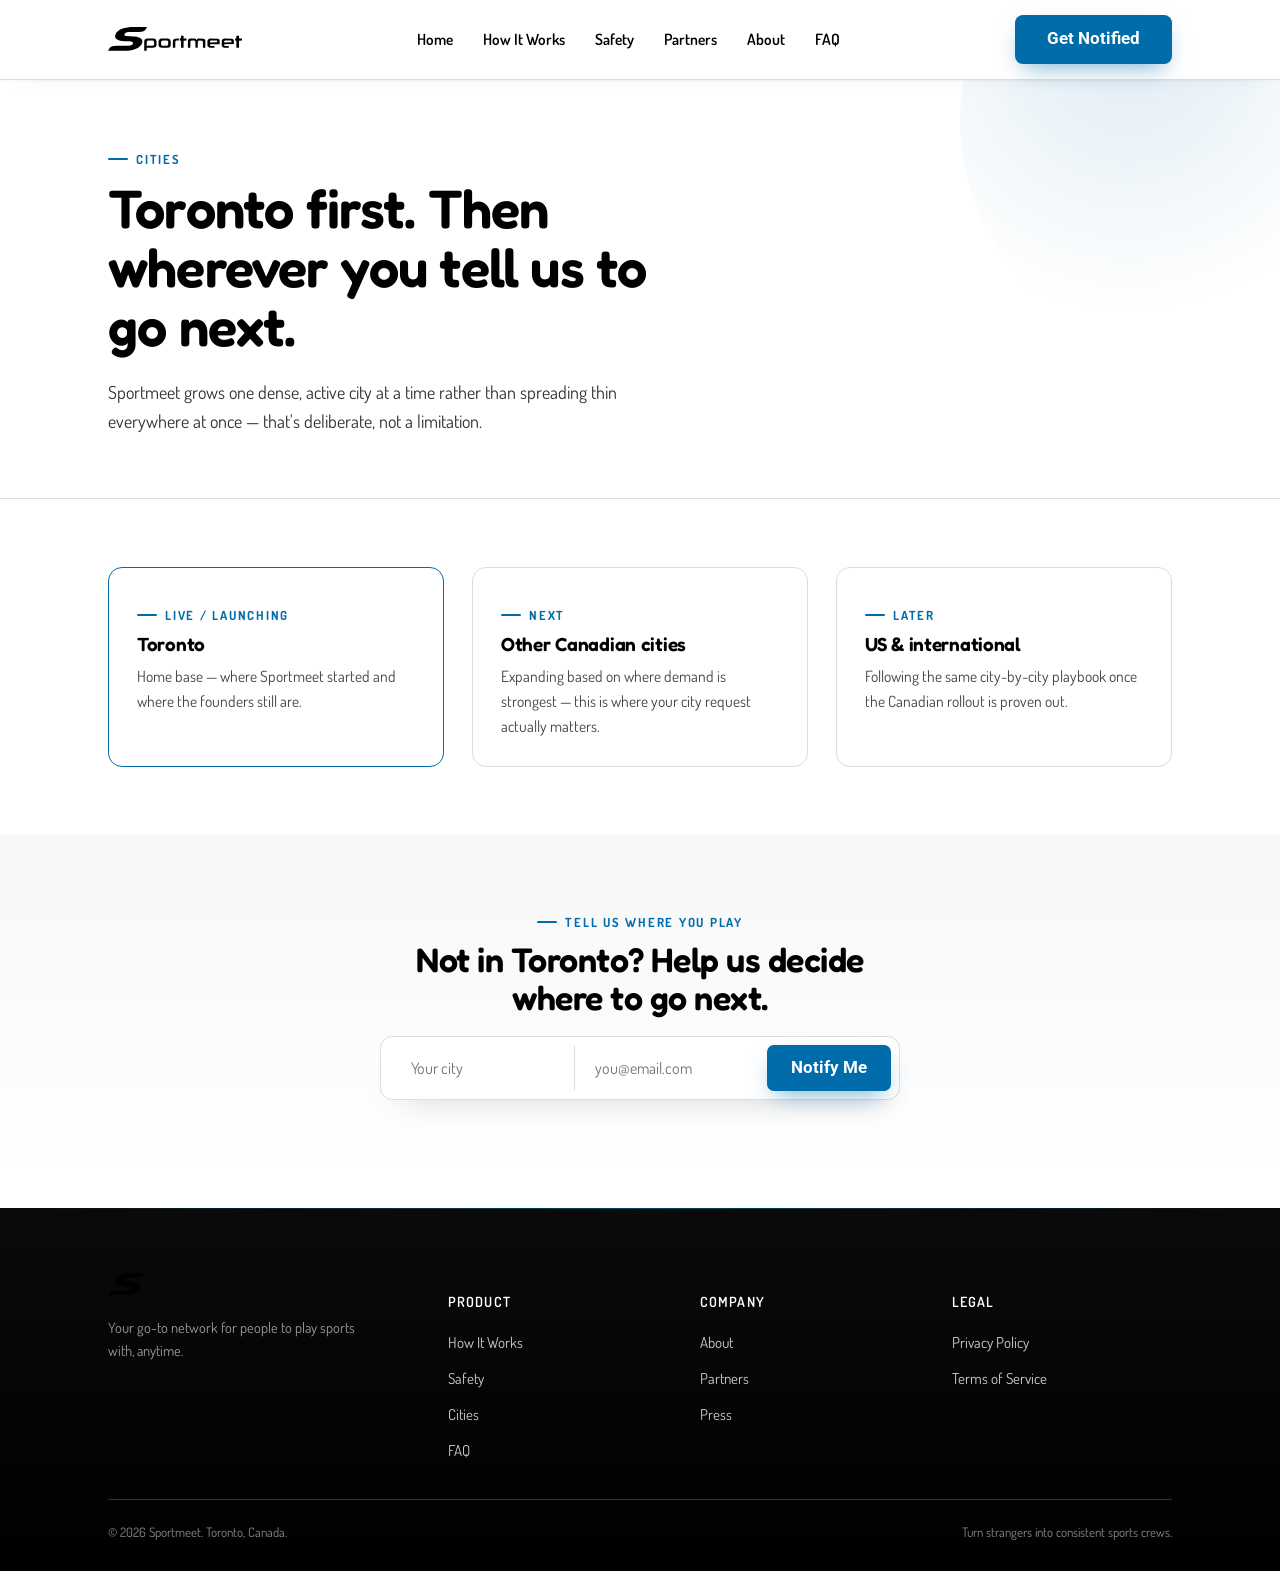
<file: cities.html>
<!doctype html>
  <html lang="en">
  <head>
  <meta charset="utf-8">
  <meta name="viewport" content="width=device-width, initial-scale=1">
  <title>Cities — Sportmeet</title>
  <meta name="description" content="Sportmeet is launching in Toronto and expanding city by city. Tell us where you play.">
  <link rel="icon" type="image/svg+xml" href="data:image/svg+xml,%3Csvg%20viewBox%3D%220%200%2096%2088%22%20xmlns%3D%22http%3A%2F%2Fwww.w3.org%2F2000%2Fsvg%22%3E%3Cpath%20fill-rule%3D%22evenodd%22%20d%3D%22M95%2C13L50%2C13L49%2C14L44%2C14L43%2C15L40%2C15L39%2C16L34%2C17L28%2C20L21%2C27L19%2C31L19%2C33L18%2C34L19%2C40L22%2C43L26%2C44L27%2C45L29%2C45L30%2C46L34%2C46L35%2C47L54%2C47L55%2C48L59%2C48L62%2C51L61%2C54L58%2C57L56%2C57L55%2C58L18%2C58L17%2C59L11%2C59L7%2C61L5%2C63L1%2C70L50%2C70L51%2C69L57%2C69L58%2C68L65%2C67L66%2C66L68%2C66L74%2C63L81%2C56L83%2C52L83%2C50L84%2C49L84%2C46L81%2C41L80%2C41L78%2C39L76%2C39L72%2C37L69%2C37L68%2C36L60%2C36L59%2C35L43%2C35L40%2C32L40%2C31L44%2C26L46%2C26L47%2C25L78%2C25L79%2C24L85%2C24L89%2C22L92%2C19Z%22%2F%3E%3C%2Fsvg%3E">
  <link rel="preconnect" href="https://fonts.googleapis.com">
  <link href="https://fonts.googleapis.com/css2?family=Fredoka:wght@500;600;700&family=Dosis:wght@400;500;600;700&family=Roboto:wght@700&display=swap" rel="stylesheet">
  <link rel="stylesheet" href="style.css">
  </head>
  <body>
  <header class="site-nav">
  <div class="nav-inner">
  <a class="nav-logo" href="index.html"><svg viewBox="0 0 900 161" xmlns="http://www.w3.org/2000/svg" role="img" aria-label="Sportmeet" style="height:24px;width:auto;display:block;"><path fill-rule="evenodd" d="M763,90L763,126L769,135L777,139L810,140L810,127L784,127L779,122L780,115L845,114L844,87L834,78L780,77L769,81ZM779,96L784,90L825,90L828,94L828,103L780,104ZM667,92L667,124L670,131L682,139L715,140L714,127L688,127L684,123L685,115L749,115L749,89L747,84L738,78L685,77L675,80ZM684,95L689,90L729,90L732,93L732,103L685,104ZM538,86L536,93L536,140L552,140L553,96L560,91L578,91L586,95L587,140L602,140L603,96L611,91L632,92L637,99L637,140L653,140L653,91L650,84L642,78L607,77L601,79L594,87L589,80L582,77L551,77L542,81ZM475,77L450,78L442,82L437,88L435,94L435,140L451,140L452,96L457,91L475,91ZM343,85L339,97L339,120L342,130L348,136L361,140L399,140L411,137L417,132L421,122L421,95L413,81L401,77L359,77L351,79ZM358,95L367,91L394,91L400,93L404,98L403,121L394,126L366,126L360,124L356,118L356,99ZM321,84L314,79L306,77L262,77L251,81L246,86L243,94L243,159L259,159L260,140L304,140L320,134L324,128L326,117L325,92ZM261,95L268,91L299,91L305,93L309,99L309,118L307,122L299,126L261,126L259,124ZM861,59L861,76L853,77L853,91L861,92L861,139L879,140L879,92L899,91L899,77L880,77L879,59ZM490,59L490,76L481,77L481,90L490,92L490,140L507,140L507,92L527,91L527,77L509,77L507,75L507,59ZM262,0L150,0L103,8L78,19L58,36L50,50L47,65L51,76L58,83L81,92L111,96L145,96L161,99L168,104L166,115L155,123L140,126L55,126L28,129L13,138L0,160L134,159L166,154L200,141L218,126L227,112L230,103L230,91L227,84L216,74L194,66L175,63L120,61L110,56L110,48L118,39L135,34L209,34L234,31L249,22Z"/></svg></a>
  <nav>
  <ul class="nav-links">
  <li><a href="index.html">Home</a></li>
  <li><a href="how-it-works.html">How It Works</a></li>
<li><a href="safety.html">Safety</a></li>
<li><a href="partners.html">Partners</a></li>
  <li><a href="about.html">About</a></li>
  <li><a href="faq.html">FAQ</a></li>
  </ul>
  </nav>
  <div class="nav-cta">
  <a href="index.html#get-started" class="btn btn-primary">Get Notified</a>
  </div>
  </div>
  </header>
  <section class="page-hero">
  <div class="wrap">
  <span class="eyebrow">Cities</span>
  <h1 style="max-width:18ch;">Toronto first. Then wherever you tell us to go next.</h1>
  <p class="sub" style="font-size:18px; color:#333; max-width:56ch;">Sportmeet grows one dense, active city at a time rather than spreading thin everywhere at once — that's deliberate, not a limitation.</p>
  </div>
  </section>
  <section>
  <div class="wrap grid-3">
  <div class="tile" style="border-color:var(--blue);">
  <span class="eyebrow">Live / launching</span>
  <h4>Toronto</h4>
  <p>Home base — where Sportmeet started and where the founders still are.</p>
</div>
<div class="tile">
  <span class="eyebrow">Next</span>
  <h4>Other Canadian cities</h4>
<p>Expanding based on where demand is strongest — this is where your city request actually matters.</p>
  </div>
  <div class="tile">
  <span class="eyebrow">Later</span>
  <h4>US &amp; international</h4>
  <p>Following the same city-by-city playbook once the Canadian rollout is proven out.</p>
</div>
</div>
</section>
<section class="bg-light center">
<div class="wrap">
<span class="eyebrow">Tell us where you play</span>
<h2 style="max-width:24ch; margin:0 auto .3em;">Not in Toronto? Help us decide where to go next.</h2>
  <form class="waitlist-form" style="max-width:520px; margin:20px auto 0;" onsubmit="return false;">
  <input type="text" placeholder="Your city" aria-label="Your city" required>
  <input type="email" placeholder="you@email.com" aria-label="Email address" required>
  <button class="btn btn-primary" type="submit">Notify Me</button>
  </form>
  </div>
  </section>
  <footer class="site-footer">
  <div class="wrap">
  <div class="footer-grid">
  <div>
  <div class="footer-logo"><svg viewBox="0 0 96 88" xmlns="http://www.w3.org/2000/svg" role="img" aria-label="Sportmeet" style="height:34px;width:auto;display:block;margin-bottom:14px;"><path fill-rule="evenodd" d="M95,13L50,13L49,14L44,14L43,15L40,15L39,16L34,17L28,20L21,27L19,31L19,33L18,34L19,40L22,43L26,44L27,45L29,45L30,46L34,46L35,47L54,47L55,48L59,48L62,51L61,54L58,57L56,57L55,58L18,58L17,59L11,59L7,61L5,63L1,70L50,70L51,69L57,69L58,68L65,67L66,66L68,66L74,63L81,56L83,52L83,50L84,49L84,46L81,41L80,41L78,39L76,39L72,37L69,37L68,36L60,36L59,35L43,35L40,32L40,31L44,26L46,26L47,25L78,25L79,24L85,24L89,22L92,19Z"/></svg></div>
  <p class="footer-tag">Your go-to network for people to play sports with, anytime.</p>
</div>
<div>
  <h5>Product</h5>
  <ul>
  <li><a href="how-it-works.html">How It Works</a></li>
<li><a href="safety.html">Safety</a></li>
<li><a href="cities.html">Cities</a></li>
  <li><a href="faq.html">FAQ</a></li>
  </ul>
  </div>
  <div>
  <h5>Company</h5>
  <ul>
  <li><a href="about.html">About</a></li>
  <li><a href="partners.html">Partners</a></li>
  <li><a href="press.html">Press</a></li>
  </ul>
  </div>
  <div>
  <h5>Legal</h5>
  <ul>
  <li><a href="privacy.html">Privacy Policy</a></li>
  <li><a href="terms.html">Terms of Service</a></li>
</ul>
</div>
</div>
<div class="footer-bottom">
  <span>© 2026 Sportmeet. Toronto, Canada.</span>
  <span>Turn strangers into consistent sports crews.</span>
  </div>
  </div>
  </footer>
  </body>
  </html>
</file>
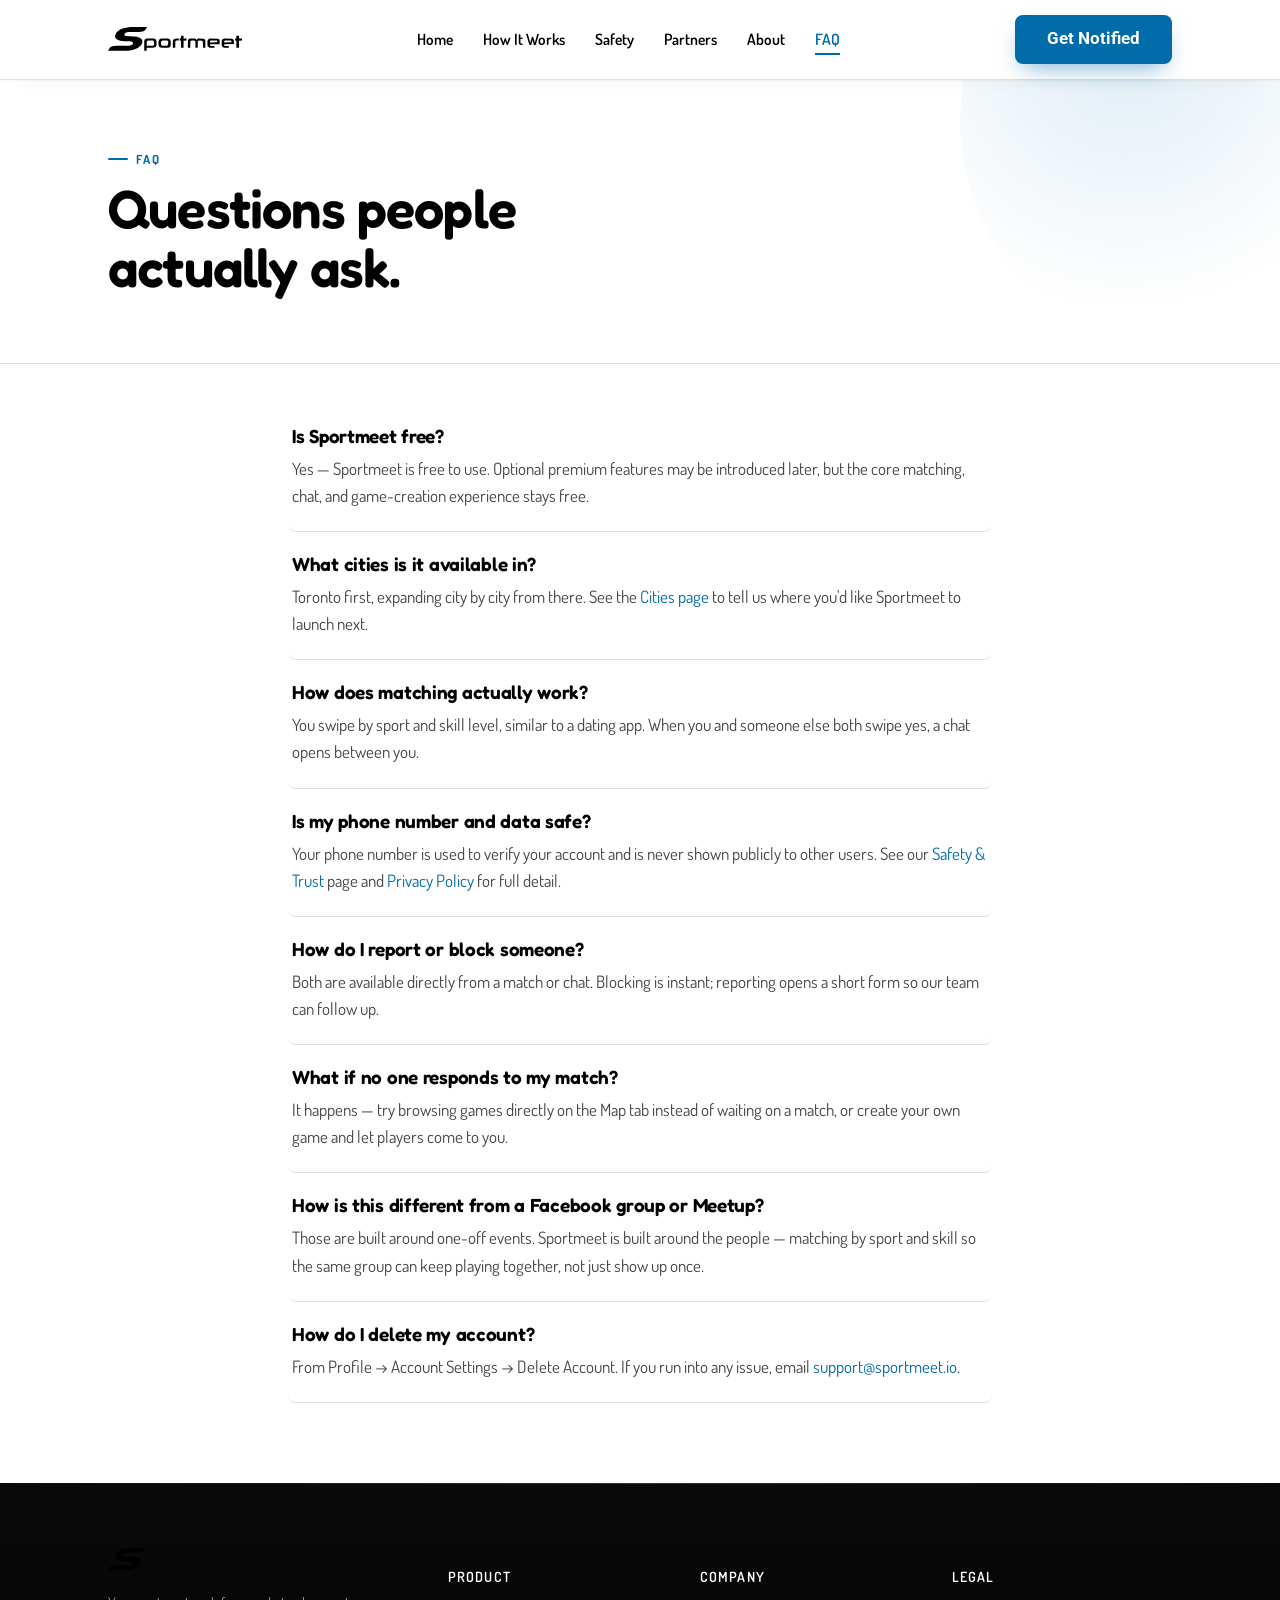
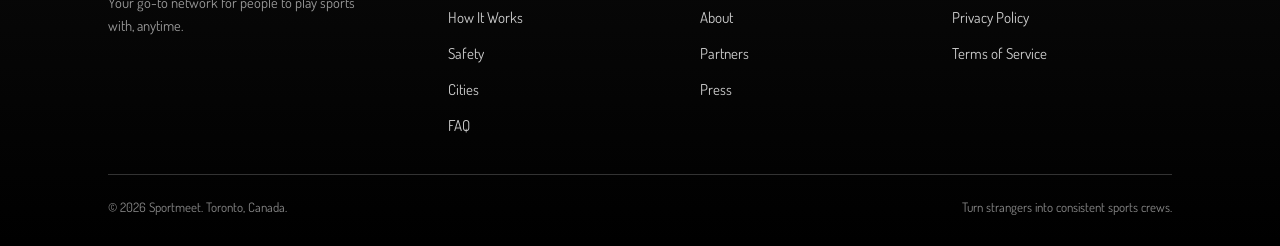
<file: faq.html>
<!doctype html>
<html lang="en">
<head>
<meta charset="utf-8">
<meta name="viewport" content="width=device-width, initial-scale=1">
<title>FAQ — Sportmeet</title>
<meta name="description" content="Common questions about Sportmeet — pricing, matching, safety, and account management.">
<link rel="icon" type="image/svg+xml" href="data:image/svg+xml,%3Csvg%20viewBox%3D%220%200%2096%2088%22%20xmlns%3D%22http%3A%2F%2Fwww.w3.org%2F2000%2Fsvg%22%3E%3Cpath%20fill-rule%3D%22evenodd%22%20d%3D%22M95%2C13L50%2C13L49%2C14L44%2C14L43%2C15L40%2C15L39%2C16L34%2C17L28%2C20L21%2C27L19%2C31L19%2C33L18%2C34L19%2C40L22%2C43L26%2C44L27%2C45L29%2C45L30%2C46L34%2C46L35%2C47L54%2C47L55%2C48L59%2C48L62%2C51L61%2C54L58%2C57L56%2C57L55%2C58L18%2C58L17%2C59L11%2C59L7%2C61L5%2C63L1%2C70L50%2C70L51%2C69L57%2C69L58%2C68L65%2C67L66%2C66L68%2C66L74%2C63L81%2C56L83%2C52L83%2C50L84%2C49L84%2C46L81%2C41L80%2C41L78%2C39L76%2C39L72%2C37L69%2C37L68%2C36L60%2C36L59%2C35L43%2C35L40%2C32L40%2C31L44%2C26L46%2C26L47%2C25L78%2C25L79%2C24L85%2C24L89%2C22L92%2C19Z%22%2F%3E%3C%2Fsvg%3E">
<link rel="preconnect" href="https://fonts.googleapis.com">
<link href="https://fonts.googleapis.com/css2?family=Fredoka:wght@500;600;700&family=Dosis:wght@400;500;600;700&family=Roboto:wght@700&display=swap" rel="stylesheet">
<link rel="stylesheet" href="style.css">
</head>
<body>
<header class="site-nav">
<div class="nav-inner">
<a class="nav-logo" href="index.html"><svg viewBox="0 0 900 161" xmlns="http://www.w3.org/2000/svg" role="img" aria-label="Sportmeet" style="height:24px;width:auto;display:block;"><path fill-rule="evenodd" d="M763,90L763,126L769,135L777,139L810,140L810,127L784,127L779,122L780,115L845,114L844,87L834,78L780,77L769,81ZM779,96L784,90L825,90L828,94L828,103L780,104ZM667,92L667,124L670,131L682,139L715,140L714,127L688,127L684,123L685,115L749,115L749,89L747,84L738,78L685,77L675,80ZM684,95L689,90L729,90L732,93L732,103L685,104ZM538,86L536,93L536,140L552,140L553,96L560,91L578,91L586,95L587,140L602,140L603,96L611,91L632,92L637,99L637,140L653,140L653,91L650,84L642,78L607,77L601,79L594,87L589,80L582,77L551,77L542,81ZM475,77L450,78L442,82L437,88L435,94L435,140L451,140L452,96L457,91L475,91ZM343,85L339,97L339,120L342,130L348,136L361,140L399,140L411,137L417,132L421,122L421,95L413,81L401,77L359,77L351,79ZM358,95L367,91L394,91L400,93L404,98L403,121L394,126L366,126L360,124L356,118L356,99ZM321,84L314,79L306,77L262,77L251,81L246,86L243,94L243,159L259,159L260,140L304,140L320,134L324,128L326,117L325,92ZM261,95L268,91L299,91L305,93L309,99L309,118L307,122L299,126L261,126L259,124ZM861,59L861,76L853,77L853,91L861,92L861,139L879,140L879,92L899,91L899,77L880,77L879,59ZM490,59L490,76L481,77L481,90L490,92L490,140L507,140L507,92L527,91L527,77L509,77L507,75L507,59ZM262,0L150,0L103,8L78,19L58,36L50,50L47,65L51,76L58,83L81,92L111,96L145,96L161,99L168,104L166,115L155,123L140,126L55,126L28,129L13,138L0,160L134,159L166,154L200,141L218,126L227,112L230,103L230,91L227,84L216,74L194,66L175,63L120,61L110,56L110,48L118,39L135,34L209,34L234,31L249,22Z"/></svg></a>
<nav>
<ul class="nav-links">
<li><a href="index.html">Home</a></li>
<li><a href="how-it-works.html">How It Works</a></li>
<li><a href="safety.html">Safety</a></li>
<li><a href="partners.html">Partners</a></li>
<li><a href="about.html">About</a></li>
<li><a href="faq.html" class="active">FAQ</a></li>
</ul>
</nav>
<div class="nav-cta">
<a href="index.html#get-started" class="btn btn-primary">Get Notified</a>
</div>
</div>
</header>
<section class="page-hero">
<div class="wrap">
<span class="eyebrow">FAQ</span>
<h1 style="max-width:16ch;">Questions people actually ask.</h1>
</div>
</section>
<section class="tight">
<div class="wrap" style="max-width:760px;">
<div class="faq-item">
<h4>Is Sportmeet free?</h4>
<p>Yes — Sportmeet is free to use. Optional premium features may be introduced later, but the core matching, chat, and game-creation experience stays free.</p>
</div>
<div class="faq-item">
<h4>What cities is it available in?</h4>
<p>Toronto first, expanding city by city from there. See the <a href="cities.html">Cities page</a> to tell us where you'd like Sportmeet to launch next.</p>
</div>
<div class="faq-item">
<h4>How does matching actually work?</h4>
<p>You swipe by sport and skill level, similar to a dating app. When you and someone else both swipe yes, a chat opens between you.</p>
</div>
<div class="faq-item">
<h4>Is my phone number and data safe?</h4>
<p>Your phone number is used to verify your account and is never shown publicly to other users. See our <a href="safety.html">Safety &amp; Trust</a> page and <a href="privacy.html">Privacy Policy</a> for full detail.</p>
</div>
<div class="faq-item">
<h4>How do I report or block someone?</h4>
<p>Both are available directly from a match or chat. Blocking is instant; reporting opens a short form so our team can follow up.</p>
</div>
<div class="faq-item">
<h4>What if no one responds to my match?</h4>
<p>It happens — try browsing games directly on the Map tab instead of waiting on a match, or create your own game and let players come to you.</p>
</div>
<div class="faq-item">
<h4>How is this different from a Facebook group or Meetup?</h4>
<p>Those are built around one-off events. Sportmeet is built around the people — matching by sport and skill so the same group can keep playing together, not just show up once.</p>
</div>
<div class="faq-item">
<h4>How do I delete my account?</h4>
<p>From Profile → Account Settings → Delete Account. If you run into any issue, email <a href="mailto:support@sportmeet.io">support@sportmeet.io</a>.</p>
</div>
</div>
</section>
<footer class="site-footer">
<div class="wrap">
<div class="footer-grid">
<div>
<div class="footer-logo"><svg viewBox="0 0 96 88" xmlns="http://www.w3.org/2000/svg" role="img" aria-label="Sportmeet" style="height:34px;width:auto;display:block;margin-bottom:14px;"><path fill-rule="evenodd" d="M95,13L50,13L49,14L44,14L43,15L40,15L39,16L34,17L28,20L21,27L19,31L19,33L18,34L19,40L22,43L26,44L27,45L29,45L30,46L34,46L35,47L54,47L55,48L59,48L62,51L61,54L58,57L56,57L55,58L18,58L17,59L11,59L7,61L5,63L1,70L50,70L51,69L57,69L58,68L65,67L66,66L68,66L74,63L81,56L83,52L83,50L84,49L84,46L81,41L80,41L78,39L76,39L72,37L69,37L68,36L60,36L59,35L43,35L40,32L40,31L44,26L46,26L47,25L78,25L79,24L85,24L89,22L92,19Z"/></svg></div>
<p class="footer-tag">Your go-to network for people to play sports with, anytime.</p>
</div>
<div>
<h5>Product</h5>
<ul>
<li><a href="how-it-works.html">How It Works</a></li>
<li><a href="safety.html">Safety</a></li>
<li><a href="cities.html">Cities</a></li>
<li><a href="faq.html">FAQ</a></li>
</ul>
</div>
<div>
<h5>Company</h5>
<ul>
<li><a href="about.html">About</a></li>
<li><a href="partners.html">Partners</a></li>
<li><a href="press.html">Press</a></li>
</ul>
</div>
<div>
<h5>Legal</h5>
<ul>
<li><a href="privacy.html">Privacy Policy</a></li>
<li><a href="terms.html">Terms of Service</a></li>
</ul>
</div>
</div>
<div class="footer-bottom">
<span>© 2026 Sportmeet. Toronto, Canada.</span>
<span>Turn strangers into consistent sports crews.</span>
</div>
</div>
</footer>
</body>
</html>
</file>
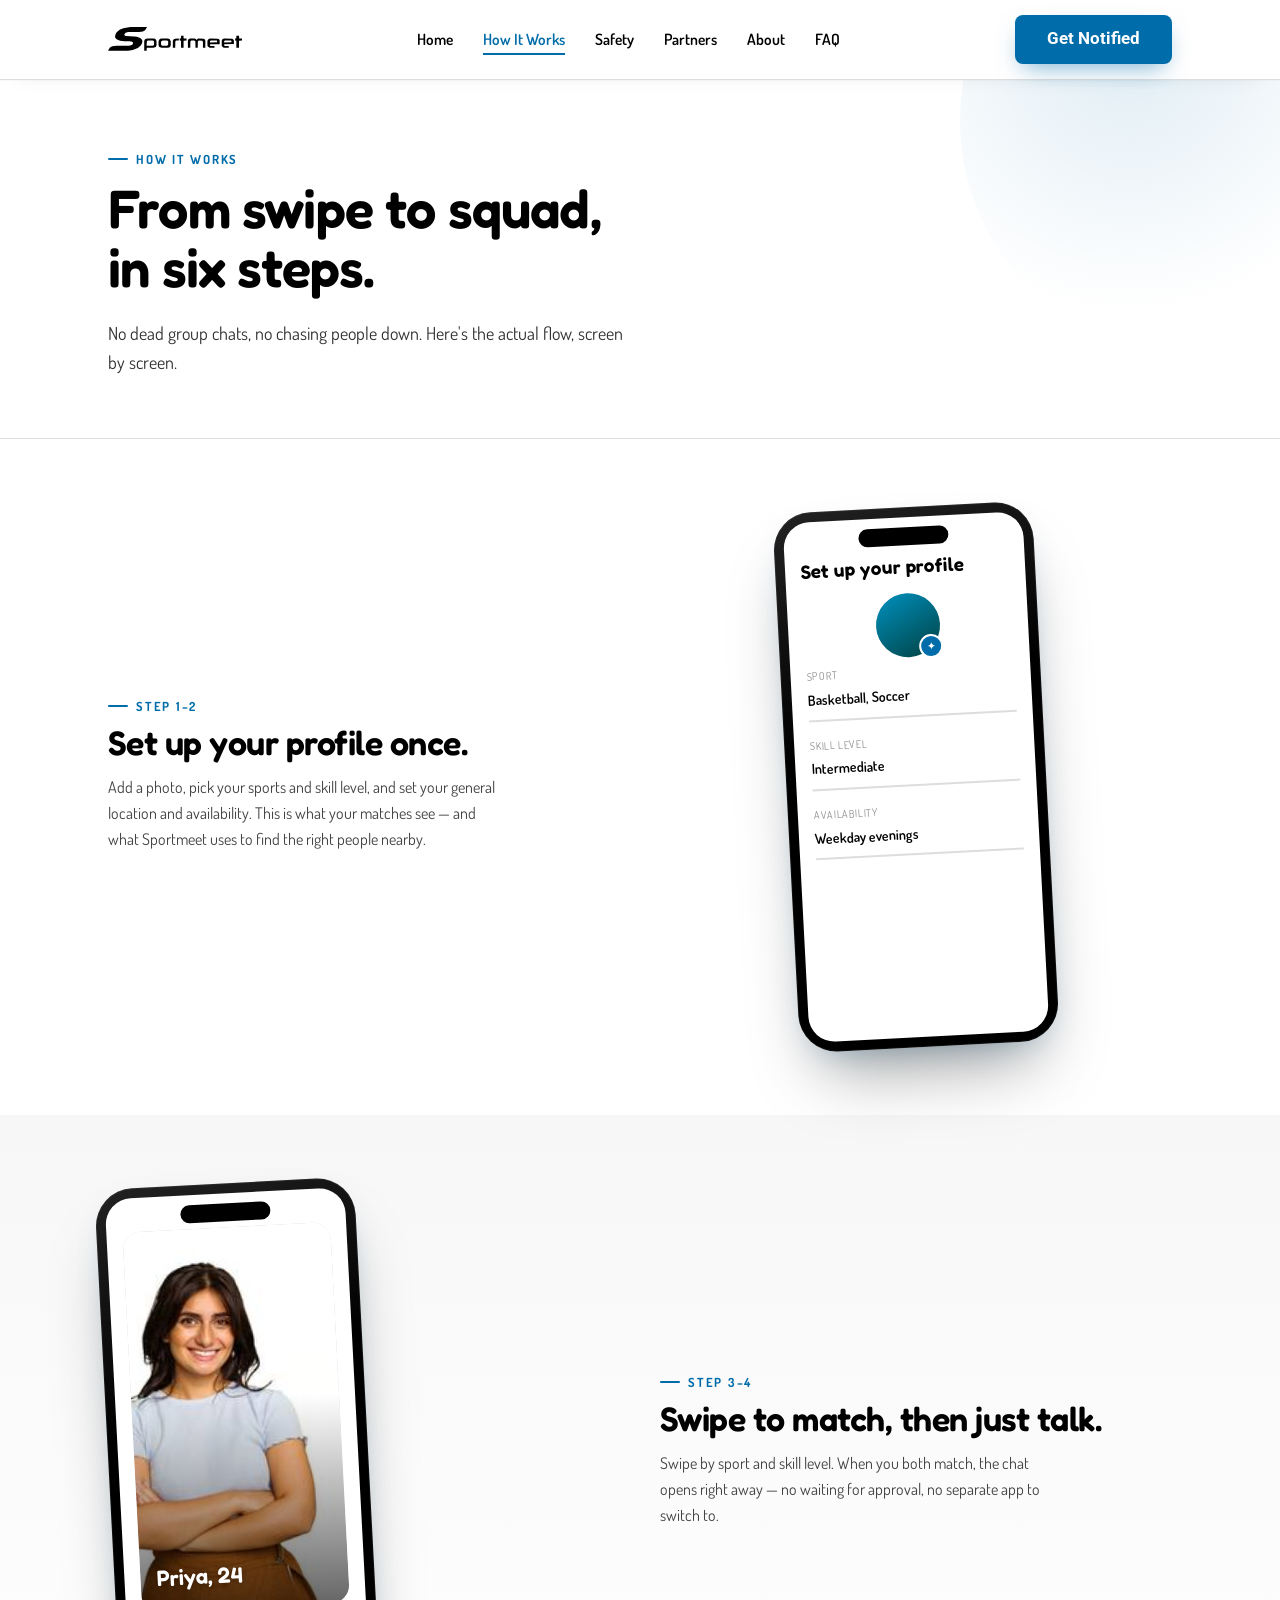
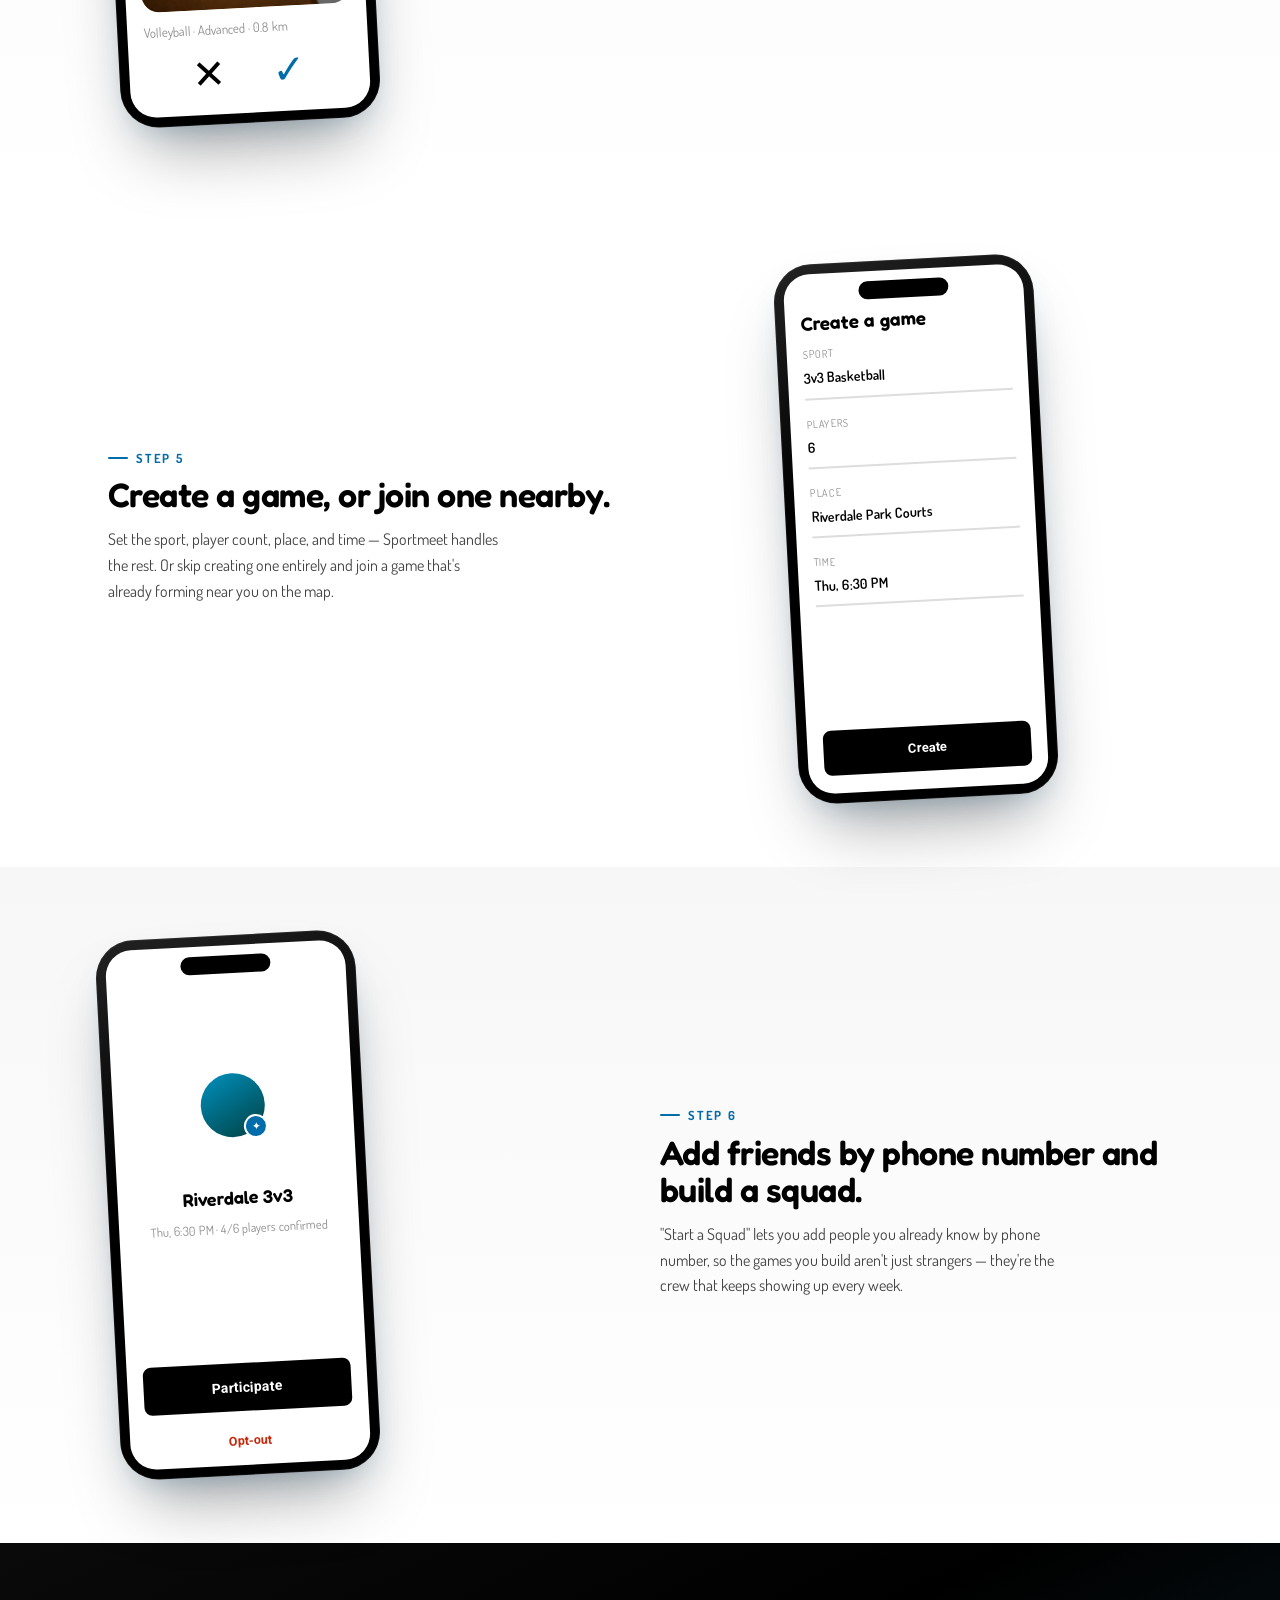
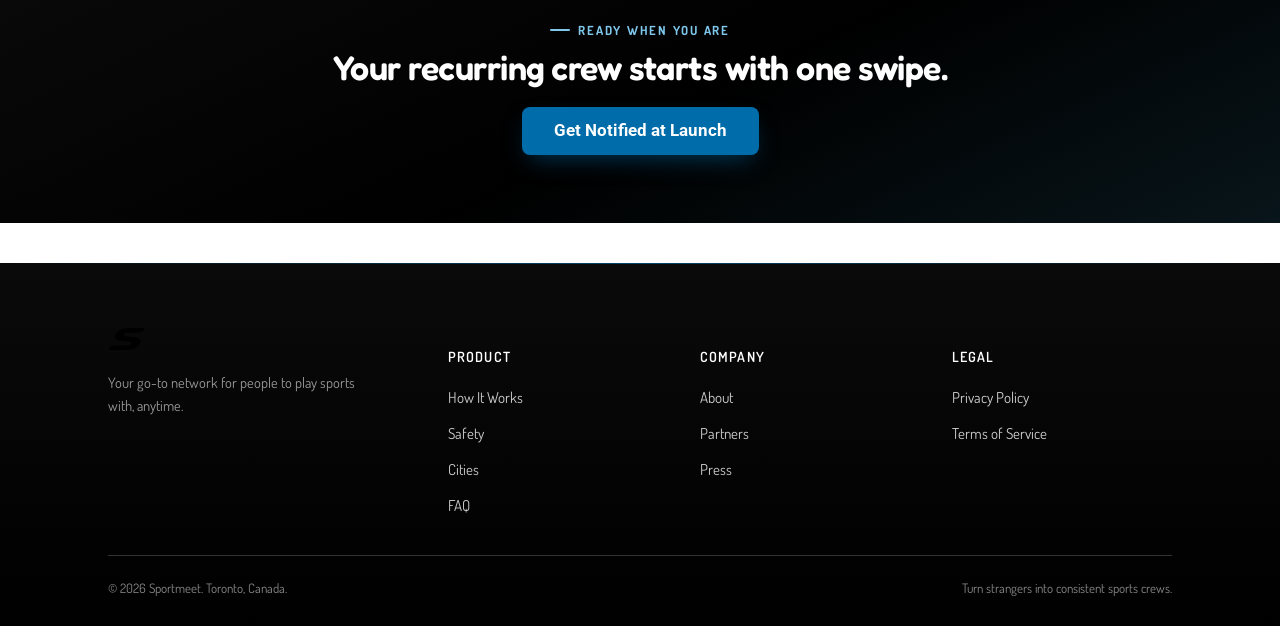
<file: how-it-works.html>
<!doctype html>
  <html lang="en">
  <head>
  <meta charset="utf-8">
  <meta name="viewport" content="width=device-width, initial-scale=1">
  <title>How Sportmeet Works</title>
<meta name="description" content="From profile to pickup game: how Sportmeet's swipe-to-match, chat, and squad-building flow works.">
<link rel="icon" type="image/svg+xml" href="data:image/svg+xml,%3Csvg%20viewBox%3D%220%200%2096%2088%22%20xmlns%3D%22http%3A%2F%2Fwww.w3.org%2F2000%2Fsvg%22%3E%3Cpath%20fill-rule%3D%22evenodd%22%20d%3D%22M95%2C13L50%2C13L49%2C14L44%2C14L43%2C15L40%2C15L39%2C16L34%2C17L28%2C20L21%2C27L19%2C31L19%2C33L18%2C34L19%2C40L22%2C43L26%2C44L27%2C45L29%2C45L30%2C46L34%2C46L35%2C47L54%2C47L55%2C48L59%2C48L62%2C51L61%2C54L58%2C57L56%2C57L55%2C58L18%2C58L17%2C59L11%2C59L7%2C61L5%2C63L1%2C70L50%2C70L51%2C69L57%2C69L58%2C68L65%2C67L66%2C66L68%2C66L74%2C63L81%2C56L83%2C52L83%2C50L84%2C49L84%2C46L81%2C41L80%2C41L78%2C39L76%2C39L72%2C37L69%2C37L68%2C36L60%2C36L59%2C35L43%2C35L40%2C32L40%2C31L44%2C26L46%2C26L47%2C25L78%2C25L79%2C24L85%2C24L89%2C22L92%2C19Z%22%2F%3E%3C%2Fsvg%3E">
  <link rel="preconnect" href="https://fonts.googleapis.com">
  <link href="https://fonts.googleapis.com/css2?family=Fredoka:wght@500;600;700&family=Dosis:wght@400;500;600;700&family=Roboto:wght@700&display=swap" rel="stylesheet">
  <link rel="stylesheet" href="style.css">
  </head>
  <body>
  <header class="site-nav">
  <div class="nav-inner">
  <a class="nav-logo" href="index.html"><svg viewBox="0 0 900 161" xmlns="http://www.w3.org/2000/svg" role="img" aria-label="Sportmeet" style="height:24px;width:auto;display:block;"><path fill-rule="evenodd" d="M763,90L763,126L769,135L777,139L810,140L810,127L784,127L779,122L780,115L845,114L844,87L834,78L780,77L769,81ZM779,96L784,90L825,90L828,94L828,103L780,104ZM667,92L667,124L670,131L682,139L715,140L714,127L688,127L684,123L685,115L749,115L749,89L747,84L738,78L685,77L675,80ZM684,95L689,90L729,90L732,93L732,103L685,104ZM538,86L536,93L536,140L552,140L553,96L560,91L578,91L586,95L587,140L602,140L603,96L611,91L632,92L637,99L637,140L653,140L653,91L650,84L642,78L607,77L601,79L594,87L589,80L582,77L551,77L542,81ZM475,77L450,78L442,82L437,88L435,94L435,140L451,140L452,96L457,91L475,91ZM343,85L339,97L339,120L342,130L348,136L361,140L399,140L411,137L417,132L421,122L421,95L413,81L401,77L359,77L351,79ZM358,95L367,91L394,91L400,93L404,98L403,121L394,126L366,126L360,124L356,118L356,99ZM321,84L314,79L306,77L262,77L251,81L246,86L243,94L243,159L259,159L260,140L304,140L320,134L324,128L326,117L325,92ZM261,95L268,91L299,91L305,93L309,99L309,118L307,122L299,126L261,126L259,124ZM861,59L861,76L853,77L853,91L861,92L861,139L879,140L879,92L899,91L899,77L880,77L879,59ZM490,59L490,76L481,77L481,90L490,92L490,140L507,140L507,92L527,91L527,77L509,77L507,75L507,59ZM262,0L150,0L103,8L78,19L58,36L50,50L47,65L51,76L58,83L81,92L111,96L145,96L161,99L168,104L166,115L155,123L140,126L55,126L28,129L13,138L0,160L134,159L166,154L200,141L218,126L227,112L230,103L230,91L227,84L216,74L194,66L175,63L120,61L110,56L110,48L118,39L135,34L209,34L234,31L249,22Z"/></svg></a>
  <nav>
  <ul class="nav-links">
  <li><a href="index.html">Home</a></li>
  <li><a href="how-it-works.html" class="active">How It Works</a></li>
  <li><a href="safety.html">Safety</a></li>
  <li><a href="partners.html">Partners</a></li>
  <li><a href="about.html">About</a></li>
  <li><a href="faq.html">FAQ</a></li>
  </ul>
  </nav>
  <div class="nav-cta">
  <a href="index.html#get-started" class="btn btn-primary">Get Notified</a>
  </div>
  </div>
  </header>
  <section class="page-hero">
  <div class="wrap">
  <span class="eyebrow">How it works</span>
<h1 style="max-width:16ch;">From swipe to squad, in six steps.</h1>
<p class="sub" style="font-size:18px; color:#333; max-width:52ch;">No dead group chats, no chasing people down. Here's the actual flow, screen by screen.</p>
  </div>
  </section>
  <section>
  <div class="wrap grid-2">
  <div>
  <span class="eyebrow">Step 1–2</span>
  <h2>Set up your profile once.</h2>
<p style="color:#444; font-size:16px; max-width:44ch;">Add a photo, pick your sports and skill level, and set your general location and availability. This is what your matches see — and what Sportmeet uses to find the right people nearby.</p>
</div>
<div class="hero-visual">
<div class="phone">
<div class="phone-screen">
<div class="phone-notch"></div>
<div class="pv-head" style="padding-top:34px;">
  <h5>Set up your profile</h5>
  </div>
  <div class="pv-avatar-upload"></div>
  <div class="pv-form">
  <div class="pv-field"><div class="lbl">Sport</div><div class="val">Basketball, Soccer</div></div>
  <div class="pv-field"><div class="lbl">Skill level</div><div class="val">Intermediate</div></div>
  <div class="pv-field"><div class="lbl">Availability</div><div class="val">Weekday evenings</div></div>
  </div>
  </div>
  </div>
  </div>
  </div>
  </section>
  <section class="bg-light">
  <div class="wrap grid-2">
  <div class="hero-visual" style="justify-content:flex-start;">
  <div class="phone">
  <div class="phone-screen">
  <div class="phone-notch"></div>
  <div class="pv-swipe">
  <div class="pv-photo has-photo"><img class="pv-photo-img" src="[data-uri]" alt="Priya, 24">
  
  
  
  
  </svg>
  <div class="name">Priya, 24</div>
  </div>
  <div class="pv-caption">Volleyball · Advanced · 0.8 km</div>
<div class="pv-actions">
<div class="x">✕</div>
<div class="check">✓</div>
  </div>
  </div>
  </div>
  </div>
  </div>
  <div>
  <span class="eyebrow">Step 3–4</span>
  <h2>Swipe to match, then just talk.</h2>
<p style="color:#444; font-size:16px; max-width:44ch;">Swipe by sport and skill level. When you both match, the chat opens right away — no waiting for approval, no separate app to switch to.</p>
  </div>
  </div>
  </section>
  <section>
  <div class="wrap grid-2">
  <div>
  <span class="eyebrow">Step 5</span>
  <h2>Create a game, or join one nearby.</h2>
  <p style="color:#444; font-size:16px; max-width:44ch;">Set the sport, player count, place, and time — Sportmeet handles the rest. Or skip creating one entirely and join a game that's already forming near you on the map.</p>
  </div>
  <div class="hero-visual">
  <div class="phone">
  <div class="phone-screen">
  <div class="phone-notch"></div>
  <div class="pv-head" style="padding-top:34px;"><h5>Create a game</h5></div>
<div class="pv-form">
<div class="pv-field"><div class="lbl">Sport</div><div class="val">3v3 Basketball</div></div>
  <div class="pv-field"><div class="lbl">Players</div><div class="val">6</div></div>
  <div class="pv-field"><div class="lbl">Place</div><div class="val">Riverdale Park Courts</div></div>
<div class="pv-field"><div class="lbl">Time</div><div class="val">Thu, 6:30 PM</div></div>
  </div>
  <div class="pv-cta">Create</div>
  </div>
  </div>
  </div>
  </div>
  </section>
  <section class="bg-light">
  <div class="wrap grid-2">
  <div class="hero-visual" style="justify-content:flex-start;">
  <div class="phone">
  <div class="phone-screen">
  <div class="phone-notch"></div>
  <div class="pv-center-msg">
  <div class="pv-avatar-upload" style="margin-bottom:16px;"></div>
  <h5>Riverdale 3v3</h5>
  <p>Thu, 6:30 PM · 4/6 players confirmed</p>
  </div>
  <div class="pv-black-btn">Participate</div>
  <div class="pv-red-link">Opt-out</div>
  </div>
  </div>
  </div>
  <div>
  <span class="eyebrow">Step 6</span>
  <h2>Add friends by phone number and build a squad.</h2>
<p style="color:#444; font-size:16px; max-width:44ch;">"Start a Squad" lets you add people you already know by phone number, so the games you build aren't just strangers — they're the crew that keeps showing up every week.</p>
  </div>
  </div>
  </section>
  <section class="bg-black center">
  <div class="wrap">
  <span class="eyebrow" style="color:#7fc8ec;">Ready when you are</span>
  <h2>Your recurring crew starts with one swipe.</h2>
  <div class="btn-row" style="justify-content:center; margin-top:20px;">
  <a href="index.html#get-started" class="btn btn-primary">Get Notified at Launch</a>
  </div>
  </div>
  </section>
  <footer class="site-footer">
  <div class="wrap">
  <div class="footer-grid">
  <div>
  <div class="footer-logo"><svg viewBox="0 0 96 88" xmlns="http://www.w3.org/2000/svg" role="img" aria-label="Sportmeet" style="height:34px;width:auto;display:block;margin-bottom:14px;"><path fill-rule="evenodd" d="M95,13L50,13L49,14L44,14L43,15L40,15L39,16L34,17L28,20L21,27L19,31L19,33L18,34L19,40L22,43L26,44L27,45L29,45L30,46L34,46L35,47L54,47L55,48L59,48L62,51L61,54L58,57L56,57L55,58L18,58L17,59L11,59L7,61L5,63L1,70L50,70L51,69L57,69L58,68L65,67L66,66L68,66L74,63L81,56L83,52L83,50L84,49L84,46L81,41L80,41L78,39L76,39L72,37L69,37L68,36L60,36L59,35L43,35L40,32L40,31L44,26L46,26L47,25L78,25L79,24L85,24L89,22L92,19Z"/></svg></div>
  <p class="footer-tag">Your go-to network for people to play sports with, anytime.</p>
</div>
<div>
  <h5>Product</h5>
  <ul>
  <li><a href="how-it-works.html">How It Works</a></li>
<li><a href="safety.html">Safety</a></li>
<li><a href="cities.html">Cities</a></li>
  <li><a href="faq.html">FAQ</a></li>
  </ul>
  </div>
  <div>
  <h5>Company</h5>
  <ul>
  <li><a href="about.html">About</a></li>
  <li><a href="partners.html">Partners</a></li>
  <li><a href="press.html">Press</a></li>
  </ul>
  </div>
  <div>
  <h5>Legal</h5>
  <ul>
  <li><a href="privacy.html">Privacy Policy</a></li>
  <li><a href="terms.html">Terms of Service</a></li>
</ul>
</div>
</div>
<div class="footer-bottom">
  <span>© 2026 Sportmeet. Toronto, Canada.</span>
  <span>Turn strangers into consistent sports crews.</span>
  </div>
  </div>
  </footer>
  </body>
  </html>
</file>
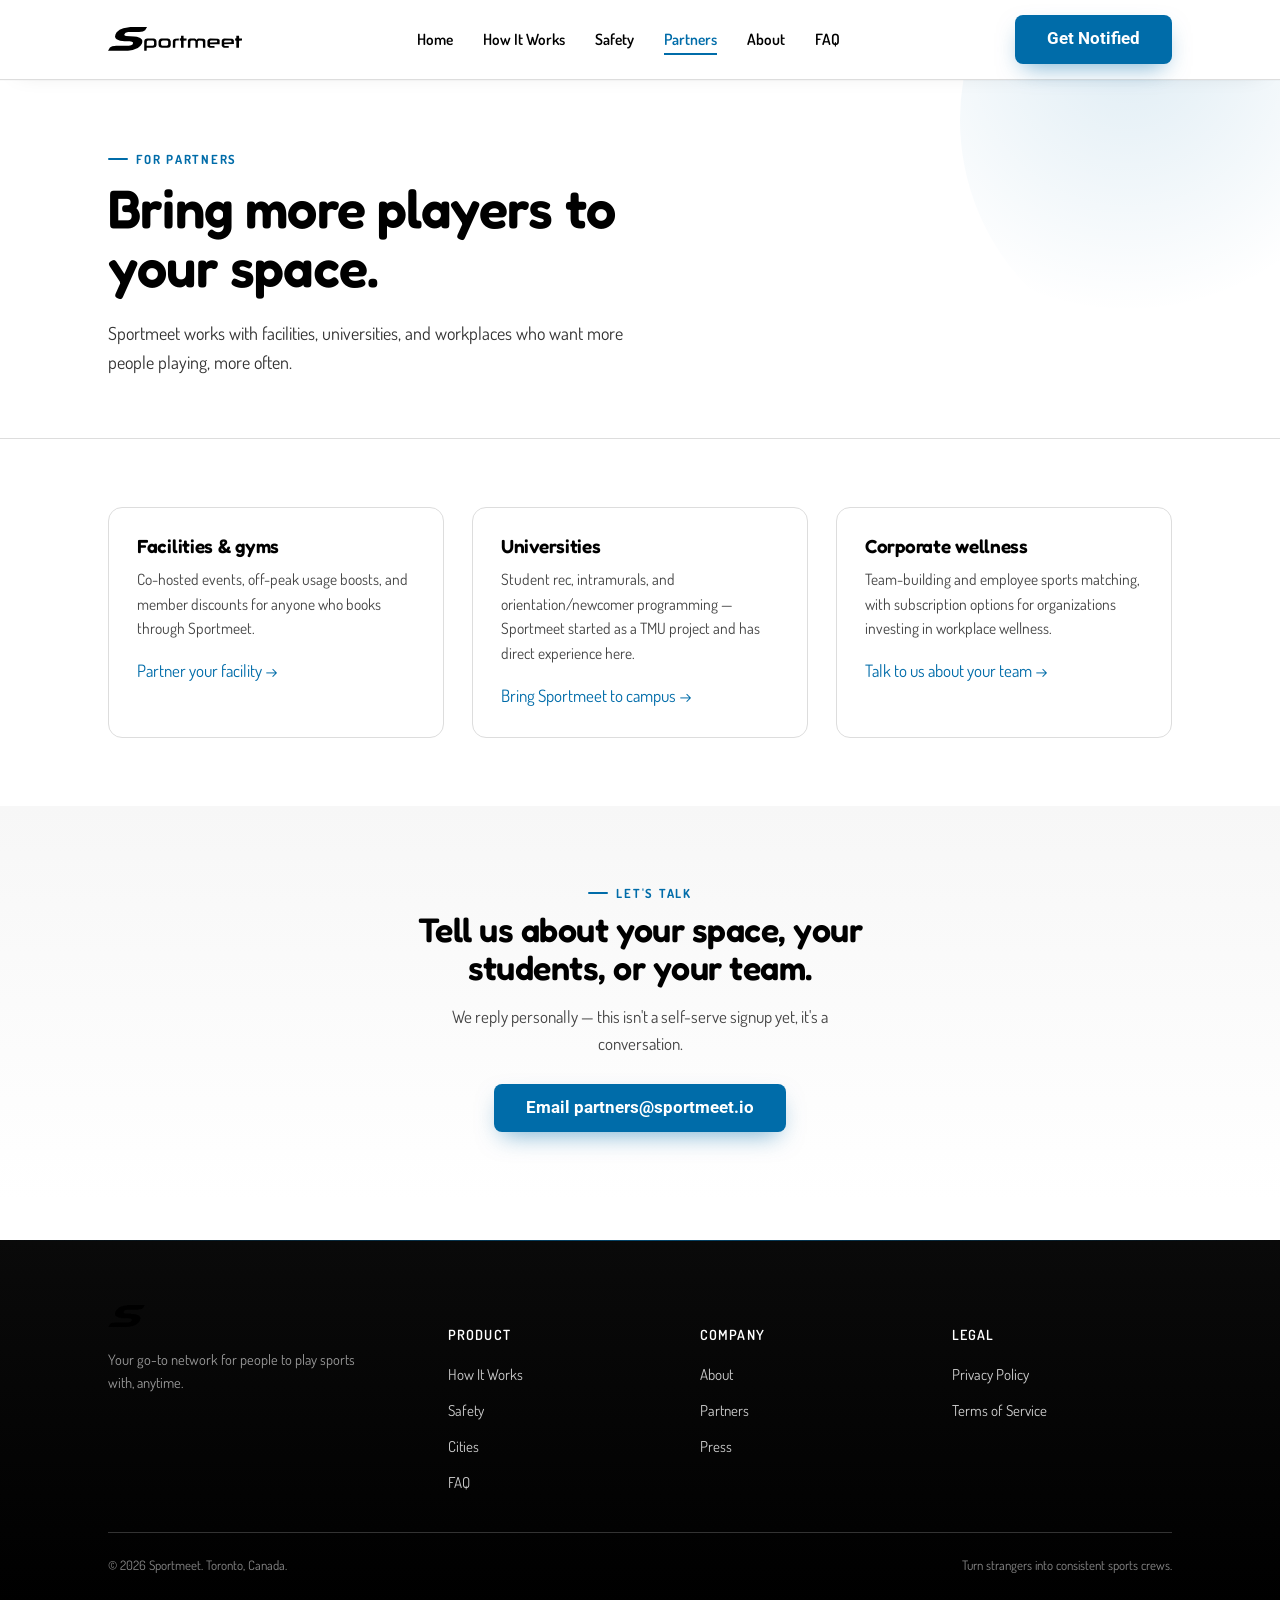
<file: partners.html>
<!doctype html>
  <html lang="en">
  <head>
  <meta charset="utf-8">
  <meta name="viewport" content="width=device-width, initial-scale=1">
  <title>Partner with Sportmeet</title>
<meta name="description" content="Facilities, universities, and corporate wellness teams — partner with Sportmeet to bring more players to your space.">
<link rel="icon" type="image/svg+xml" href="data:image/svg+xml,%3Csvg%20viewBox%3D%220%200%2096%2088%22%20xmlns%3D%22http%3A%2F%2Fwww.w3.org%2F2000%2Fsvg%22%3E%3Cpath%20fill-rule%3D%22evenodd%22%20d%3D%22M95%2C13L50%2C13L49%2C14L44%2C14L43%2C15L40%2C15L39%2C16L34%2C17L28%2C20L21%2C27L19%2C31L19%2C33L18%2C34L19%2C40L22%2C43L26%2C44L27%2C45L29%2C45L30%2C46L34%2C46L35%2C47L54%2C47L55%2C48L59%2C48L62%2C51L61%2C54L58%2C57L56%2C57L55%2C58L18%2C58L17%2C59L11%2C59L7%2C61L5%2C63L1%2C70L50%2C70L51%2C69L57%2C69L58%2C68L65%2C67L66%2C66L68%2C66L74%2C63L81%2C56L83%2C52L83%2C50L84%2C49L84%2C46L81%2C41L80%2C41L78%2C39L76%2C39L72%2C37L69%2C37L68%2C36L60%2C36L59%2C35L43%2C35L40%2C32L40%2C31L44%2C26L46%2C26L47%2C25L78%2C25L79%2C24L85%2C24L89%2C22L92%2C19Z%22%2F%3E%3C%2Fsvg%3E">
  <link rel="preconnect" href="https://fonts.googleapis.com">
  <link href="https://fonts.googleapis.com/css2?family=Fredoka:wght@500;600;700&family=Dosis:wght@400;500;600;700&family=Roboto:wght@700&display=swap" rel="stylesheet">
  <link rel="stylesheet" href="style.css">
  </head>
  <body>
  <header class="site-nav">
  <div class="nav-inner">
  <a class="nav-logo" href="index.html"><svg viewBox="0 0 900 161" xmlns="http://www.w3.org/2000/svg" role="img" aria-label="Sportmeet" style="height:24px;width:auto;display:block;"><path fill-rule="evenodd" d="M763,90L763,126L769,135L777,139L810,140L810,127L784,127L779,122L780,115L845,114L844,87L834,78L780,77L769,81ZM779,96L784,90L825,90L828,94L828,103L780,104ZM667,92L667,124L670,131L682,139L715,140L714,127L688,127L684,123L685,115L749,115L749,89L747,84L738,78L685,77L675,80ZM684,95L689,90L729,90L732,93L732,103L685,104ZM538,86L536,93L536,140L552,140L553,96L560,91L578,91L586,95L587,140L602,140L603,96L611,91L632,92L637,99L637,140L653,140L653,91L650,84L642,78L607,77L601,79L594,87L589,80L582,77L551,77L542,81ZM475,77L450,78L442,82L437,88L435,94L435,140L451,140L452,96L457,91L475,91ZM343,85L339,97L339,120L342,130L348,136L361,140L399,140L411,137L417,132L421,122L421,95L413,81L401,77L359,77L351,79ZM358,95L367,91L394,91L400,93L404,98L403,121L394,126L366,126L360,124L356,118L356,99ZM321,84L314,79L306,77L262,77L251,81L246,86L243,94L243,159L259,159L260,140L304,140L320,134L324,128L326,117L325,92ZM261,95L268,91L299,91L305,93L309,99L309,118L307,122L299,126L261,126L259,124ZM861,59L861,76L853,77L853,91L861,92L861,139L879,140L879,92L899,91L899,77L880,77L879,59ZM490,59L490,76L481,77L481,90L490,92L490,140L507,140L507,92L527,91L527,77L509,77L507,75L507,59ZM262,0L150,0L103,8L78,19L58,36L50,50L47,65L51,76L58,83L81,92L111,96L145,96L161,99L168,104L166,115L155,123L140,126L55,126L28,129L13,138L0,160L134,159L166,154L200,141L218,126L227,112L230,103L230,91L227,84L216,74L194,66L175,63L120,61L110,56L110,48L118,39L135,34L209,34L234,31L249,22Z"/></svg></a>
  <nav>
  <ul class="nav-links">
  <li><a href="index.html">Home</a></li>
  <li><a href="how-it-works.html">How It Works</a></li>
<li><a href="safety.html">Safety</a></li>
<li><a href="partners.html" class="active">Partners</a></li>
  <li><a href="about.html">About</a></li>
  <li><a href="faq.html">FAQ</a></li>
  </ul>
  </nav>
  <div class="nav-cta">
  <a href="index.html#get-started" class="btn btn-primary">Get Notified</a>
  </div>
  </div>
  </header>
  <section class="page-hero">
  <div class="wrap">
  <span class="eyebrow">For partners</span>
  <h1 style="max-width:18ch;">Bring more players to your space.</h1>
  <p class="sub" style="font-size:18px; color:#333; max-width:56ch;">Sportmeet works with facilities, universities, and workplaces who want more people playing, more often.</p>
  </div>
  </section>
  <section>
  <div class="wrap">
  <div class="grid-3">
  <div class="tile">
  <h4>Facilities &amp; gyms</h4>
  <p style="margin-bottom:1em;">Co-hosted events, off-peak usage boosts, and member discounts for anyone who books through Sportmeet.</p>
  <a href="mailto:partners@sportmeet.io?subject=Facility%20Partnership">Partner your facility →</a>
</div>
<div class="tile">
<h4>Universities</h4>
<p style="margin-bottom:1em;">Student rec, intramurals, and orientation/newcomer programming — Sportmeet started as a TMU project and has direct experience here.</p>
  <a href="mailto:partners@sportmeet.io?subject=University%20Partnership">Bring Sportmeet to campus →</a>
</div>
<div class="tile">
<h4>Corporate wellness</h4>
  <p style="margin-bottom:1em;">Team-building and employee sports matching, with subscription options for organizations investing in workplace wellness.</p>
  <a href="mailto:partners@sportmeet.io?subject=Corporate%20Wellness">Talk to us about your team →</a>
  </div>
  </div>
  </div>
  </section>
  <section class="bg-light">
  <div class="wrap center">
  <span class="eyebrow">Let's talk</span>
  <h2 style="max-width:24ch; margin:0 auto .5em;">Tell us about your space, your students, or your team.</h2>
<p style="color:#444; max-width:48ch; margin:0 auto 26px;">We reply personally — this isn't a self-serve signup yet, it's a conversation.</p>
  <a href="mailto:partners@sportmeet.io" class="btn btn-primary">Email partners@sportmeet.io</a>
  </div>
  </section>
  <footer class="site-footer">
  <div class="wrap">
  <div class="footer-grid">
  <div>
  <div class="footer-logo"><svg viewBox="0 0 96 88" xmlns="http://www.w3.org/2000/svg" role="img" aria-label="Sportmeet" style="height:34px;width:auto;display:block;margin-bottom:14px;"><path fill-rule="evenodd" d="M95,13L50,13L49,14L44,14L43,15L40,15L39,16L34,17L28,20L21,27L19,31L19,33L18,34L19,40L22,43L26,44L27,45L29,45L30,46L34,46L35,47L54,47L55,48L59,48L62,51L61,54L58,57L56,57L55,58L18,58L17,59L11,59L7,61L5,63L1,70L50,70L51,69L57,69L58,68L65,67L66,66L68,66L74,63L81,56L83,52L83,50L84,49L84,46L81,41L80,41L78,39L76,39L72,37L69,37L68,36L60,36L59,35L43,35L40,32L40,31L44,26L46,26L47,25L78,25L79,24L85,24L89,22L92,19Z"/></svg></div>
  <p class="footer-tag">Your go-to network for people to play sports with, anytime.</p>
</div>
<div>
  <h5>Product</h5>
  <ul>
  <li><a href="how-it-works.html">How It Works</a></li>
<li><a href="safety.html">Safety</a></li>
<li><a href="cities.html">Cities</a></li>
  <li><a href="faq.html">FAQ</a></li>
  </ul>
  </div>
  <div>
  <h5>Company</h5>
  <ul>
  <li><a href="about.html">About</a></li>
  <li><a href="partners.html">Partners</a></li>
  <li><a href="press.html">Press</a></li>
  </ul>
  </div>
  <div>
  <h5>Legal</h5>
  <ul>
  <li><a href="privacy.html">Privacy Policy</a></li>
  <li><a href="terms.html">Terms of Service</a></li>
</ul>
</div>
</div>
<div class="footer-bottom">
  <span>© 2026 Sportmeet. Toronto, Canada.</span>
  <span>Turn strangers into consistent sports crews.</span>
  </div>
  </div>
  </footer>
  </body>
  </html>
</file>
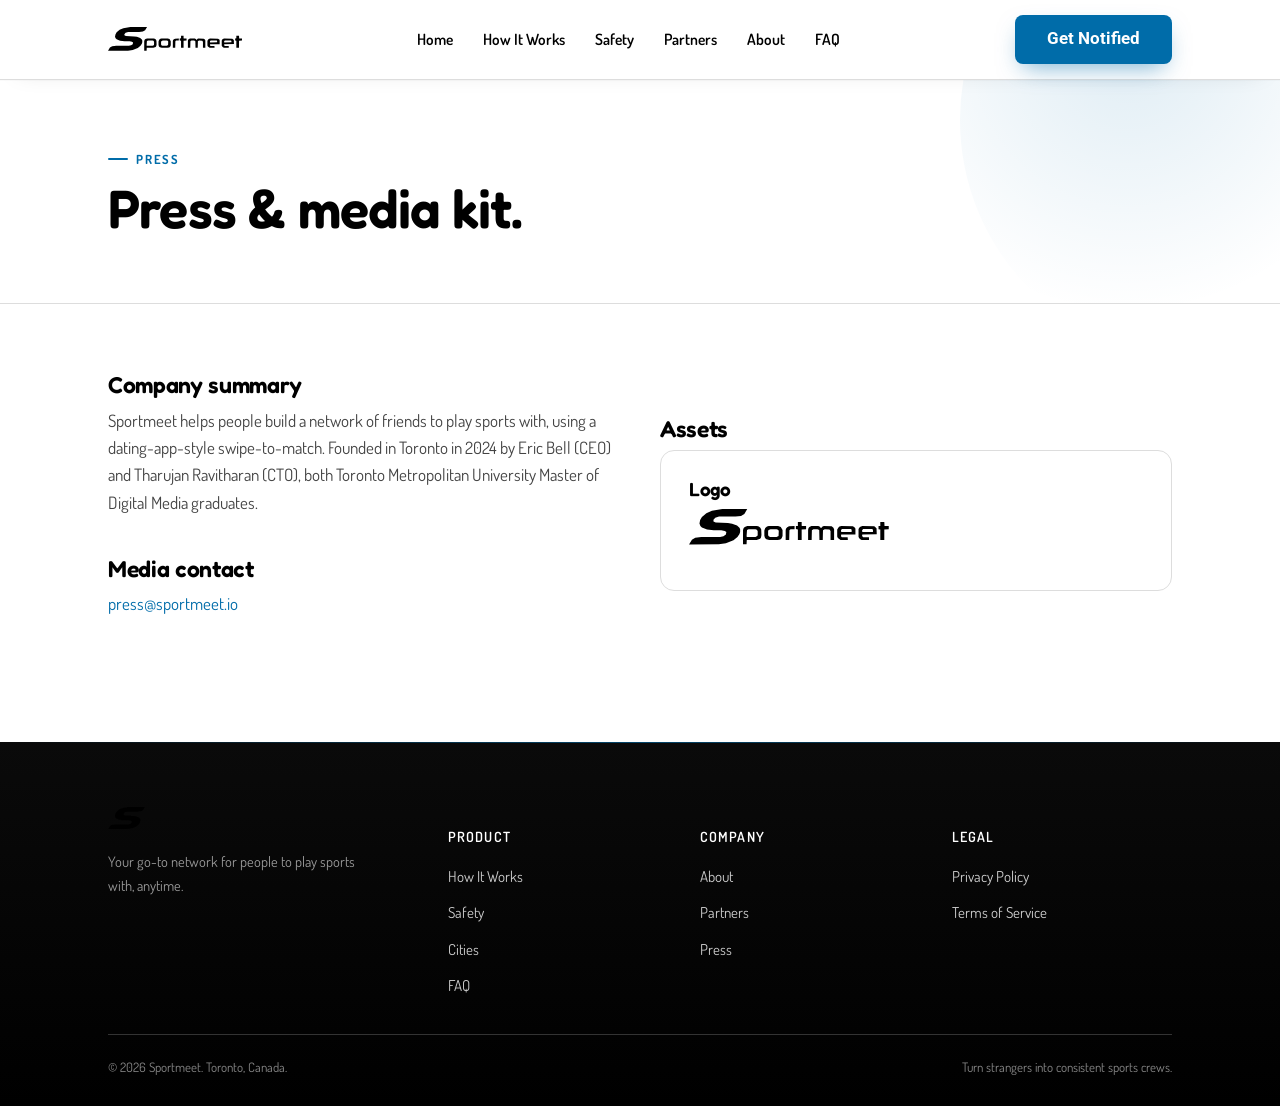
<file: press.html>
<!doctype html>
  <html lang="en">
  <head>
  <meta charset="utf-8">
  <meta name="viewport" content="width=device-width, initial-scale=1">
  <title>Press — Sportmeet</title>
  <meta name="description" content="Press kit and media contact for Sportmeet.">
  <link rel="icon" type="image/svg+xml" href="data:image/svg+xml,%3Csvg%20viewBox%3D%220%200%2096%2088%22%20xmlns%3D%22http%3A%2F%2Fwww.w3.org%2F2000%2Fsvg%22%3E%3Cpath%20fill-rule%3D%22evenodd%22%20d%3D%22M95%2C13L50%2C13L49%2C14L44%2C14L43%2C15L40%2C15L39%2C16L34%2C17L28%2C20L21%2C27L19%2C31L19%2C33L18%2C34L19%2C40L22%2C43L26%2C44L27%2C45L29%2C45L30%2C46L34%2C46L35%2C47L54%2C47L55%2C48L59%2C48L62%2C51L61%2C54L58%2C57L56%2C57L55%2C58L18%2C58L17%2C59L11%2C59L7%2C61L5%2C63L1%2C70L50%2C70L51%2C69L57%2C69L58%2C68L65%2C67L66%2C66L68%2C66L74%2C63L81%2C56L83%2C52L83%2C50L84%2C49L84%2C46L81%2C41L80%2C41L78%2C39L76%2C39L72%2C37L69%2C37L68%2C36L60%2C36L59%2C35L43%2C35L40%2C32L40%2C31L44%2C26L46%2C26L47%2C25L78%2C25L79%2C24L85%2C24L89%2C22L92%2C19Z%22%2F%3E%3C%2Fsvg%3E">
  <link rel="preconnect" href="https://fonts.googleapis.com">
  <link href="https://fonts.googleapis.com/css2?family=Fredoka:wght@500;600;700&family=Dosis:wght@400;500;600;700&family=Roboto:wght@700&display=swap" rel="stylesheet">
  <link rel="stylesheet" href="style.css">
  </head>
  <body>
  <header class="site-nav">
  <div class="nav-inner">
  <a class="nav-logo" href="index.html"><svg viewBox="0 0 900 161" xmlns="http://www.w3.org/2000/svg" role="img" aria-label="Sportmeet" style="height:24px;width:auto;display:block;"><path fill-rule="evenodd" d="M763,90L763,126L769,135L777,139L810,140L810,127L784,127L779,122L780,115L845,114L844,87L834,78L780,77L769,81ZM779,96L784,90L825,90L828,94L828,103L780,104ZM667,92L667,124L670,131L682,139L715,140L714,127L688,127L684,123L685,115L749,115L749,89L747,84L738,78L685,77L675,80ZM684,95L689,90L729,90L732,93L732,103L685,104ZM538,86L536,93L536,140L552,140L553,96L560,91L578,91L586,95L587,140L602,140L603,96L611,91L632,92L637,99L637,140L653,140L653,91L650,84L642,78L607,77L601,79L594,87L589,80L582,77L551,77L542,81ZM475,77L450,78L442,82L437,88L435,94L435,140L451,140L452,96L457,91L475,91ZM343,85L339,97L339,120L342,130L348,136L361,140L399,140L411,137L417,132L421,122L421,95L413,81L401,77L359,77L351,79ZM358,95L367,91L394,91L400,93L404,98L403,121L394,126L366,126L360,124L356,118L356,99ZM321,84L314,79L306,77L262,77L251,81L246,86L243,94L243,159L259,159L260,140L304,140L320,134L324,128L326,117L325,92ZM261,95L268,91L299,91L305,93L309,99L309,118L307,122L299,126L261,126L259,124ZM861,59L861,76L853,77L853,91L861,92L861,139L879,140L879,92L899,91L899,77L880,77L879,59ZM490,59L490,76L481,77L481,90L490,92L490,140L507,140L507,92L527,91L527,77L509,77L507,75L507,59ZM262,0L150,0L103,8L78,19L58,36L50,50L47,65L51,76L58,83L81,92L111,96L145,96L161,99L168,104L166,115L155,123L140,126L55,126L28,129L13,138L0,160L134,159L166,154L200,141L218,126L227,112L230,103L230,91L227,84L216,74L194,66L175,63L120,61L110,56L110,48L118,39L135,34L209,34L234,31L249,22Z"/></svg></a>
  <nav>
  <ul class="nav-links">
  <li><a href="index.html">Home</a></li>
  <li><a href="how-it-works.html">How It Works</a></li>
<li><a href="safety.html">Safety</a></li>
<li><a href="partners.html">Partners</a></li>
  <li><a href="about.html">About</a></li>
  <li><a href="faq.html">FAQ</a></li>
  </ul>
  </nav>
  <div class="nav-cta">
  <a href="index.html#get-started" class="btn btn-primary">Get Notified</a>
  </div>
  </div>
  </header>
  <section class="page-hero">
  <div class="wrap">
  <span class="eyebrow">Press</span>
  <h1 style="max-width:16ch;">Press &amp; media kit.</h1>
</div>
</section>
  <section>
  <div class="wrap grid-2">
  <div>
  <h3>Company summary</h3>
  <p style="color:#444;">Sportmeet helps people build a network of friends to play sports with, using a dating-app-style swipe-to-match. Founded in Toronto in 2024 by Eric Bell (CEO) and Tharujan Ravitharan (CTO), both Toronto Metropolitan University Master of Digital Media graduates.</p>
<h3 class="mt">Media contact</h3>
<p style="color:#444;"><a href="mailto:press@sportmeet.io">press@sportmeet.io</a></p>
  </div>
  <div>
  <h3>Assets</h3>
  <div class="tile">
  <h4>Logo</h4>
  
  <svg viewBox="0 0 900 161" xmlns="http://www.w3.org/2000/svg" role="img" aria-label="Sportmeet logo" style="max-width:200px;height:auto;margin-bottom:10px;"><path fill-rule="evenodd" d="M763,90L763,126L769,135L777,139L810,140L810,127L784,127L779,122L780,115L845,114L844,87L834,78L780,77L769,81ZM779,96L784,90L825,90L828,94L828,103L780,104ZM667,92L667,124L670,131L682,139L715,140L714,127L688,127L684,123L685,115L749,115L749,89L747,84L738,78L685,77L675,80ZM684,95L689,90L729,90L732,93L732,103L685,104ZM538,86L536,93L536,140L552,140L553,96L560,91L578,91L586,95L587,140L602,140L603,96L611,91L632,92L637,99L637,140L653,140L653,91L650,84L642,78L607,77L601,79L594,87L589,80L582,77L551,77L542,81ZM475,77L450,78L442,82L437,88L435,94L435,140L451,140L452,96L457,91L475,91ZM343,85L339,97L339,120L342,130L348,136L361,140L399,140L411,137L417,132L421,122L421,95L413,81L401,77L359,77L351,79ZM358,95L367,91L394,91L400,93L404,98L403,121L394,126L366,126L360,124L356,118L356,99ZM321,84L314,79L306,77L262,77L251,81L246,86L243,94L243,159L259,159L260,140L304,140L320,134L324,128L326,117L325,92ZM261,95L268,91L299,91L305,93L309,99L309,118L307,122L299,126L261,126L259,124ZM861,59L861,76L853,77L853,91L861,92L861,139L879,140L879,92L899,91L899,77L880,77L879,59ZM490,59L490,76L481,77L481,90L490,92L490,140L507,140L507,92L527,91L527,77L509,77L507,75L507,59ZM262,0L150,0L103,8L78,19L58,36L50,50L47,65L51,76L58,83L81,92L111,96L145,96L161,99L168,104L166,115L155,123L140,126L55,126L28,129L13,138L0,160L134,159L166,154L200,141L218,126L227,112L230,103L230,91L227,84L216,74L194,66L175,63L120,61L110,56L110,48L118,39L135,34L209,34L234,31L249,22Z"/></svg>
  </div>
  
  </div>
  </div>
  </section>
  <footer class="site-footer">
  <div class="wrap">
  <div class="footer-grid">
  <div>
  <div class="footer-logo"><svg viewBox="0 0 96 88" xmlns="http://www.w3.org/2000/svg" role="img" aria-label="Sportmeet" style="height:34px;width:auto;display:block;margin-bottom:14px;"><path fill-rule="evenodd" d="M95,13L50,13L49,14L44,14L43,15L40,15L39,16L34,17L28,20L21,27L19,31L19,33L18,34L19,40L22,43L26,44L27,45L29,45L30,46L34,46L35,47L54,47L55,48L59,48L62,51L61,54L58,57L56,57L55,58L18,58L17,59L11,59L7,61L5,63L1,70L50,70L51,69L57,69L58,68L65,67L66,66L68,66L74,63L81,56L83,52L83,50L84,49L84,46L81,41L80,41L78,39L76,39L72,37L69,37L68,36L60,36L59,35L43,35L40,32L40,31L44,26L46,26L47,25L78,25L79,24L85,24L89,22L92,19Z"/></svg></div>
  <p class="footer-tag">Your go-to network for people to play sports with, anytime.</p>
</div>
<div>
  <h5>Product</h5>
  <ul>
  <li><a href="how-it-works.html">How It Works</a></li>
<li><a href="safety.html">Safety</a></li>
<li><a href="cities.html">Cities</a></li>
  <li><a href="faq.html">FAQ</a></li>
  </ul>
  </div>
  <div>
  <h5>Company</h5>
  <ul>
  <li><a href="about.html">About</a></li>
  <li><a href="partners.html">Partners</a></li>
  <li><a href="press.html">Press</a></li>
  </ul>
  </div>
  <div>
  <h5>Legal</h5>
  <ul>
  <li><a href="privacy.html">Privacy Policy</a></li>
  <li><a href="terms.html">Terms of Service</a></li>
</ul>
</div>
</div>
<div class="footer-bottom">
  <span>© 2026 Sportmeet. Toronto, Canada.</span>
  <span>Turn strangers into consistent sports crews.</span>
  </div>
  </div>
  </footer>
  </body>
  </html>
</file>
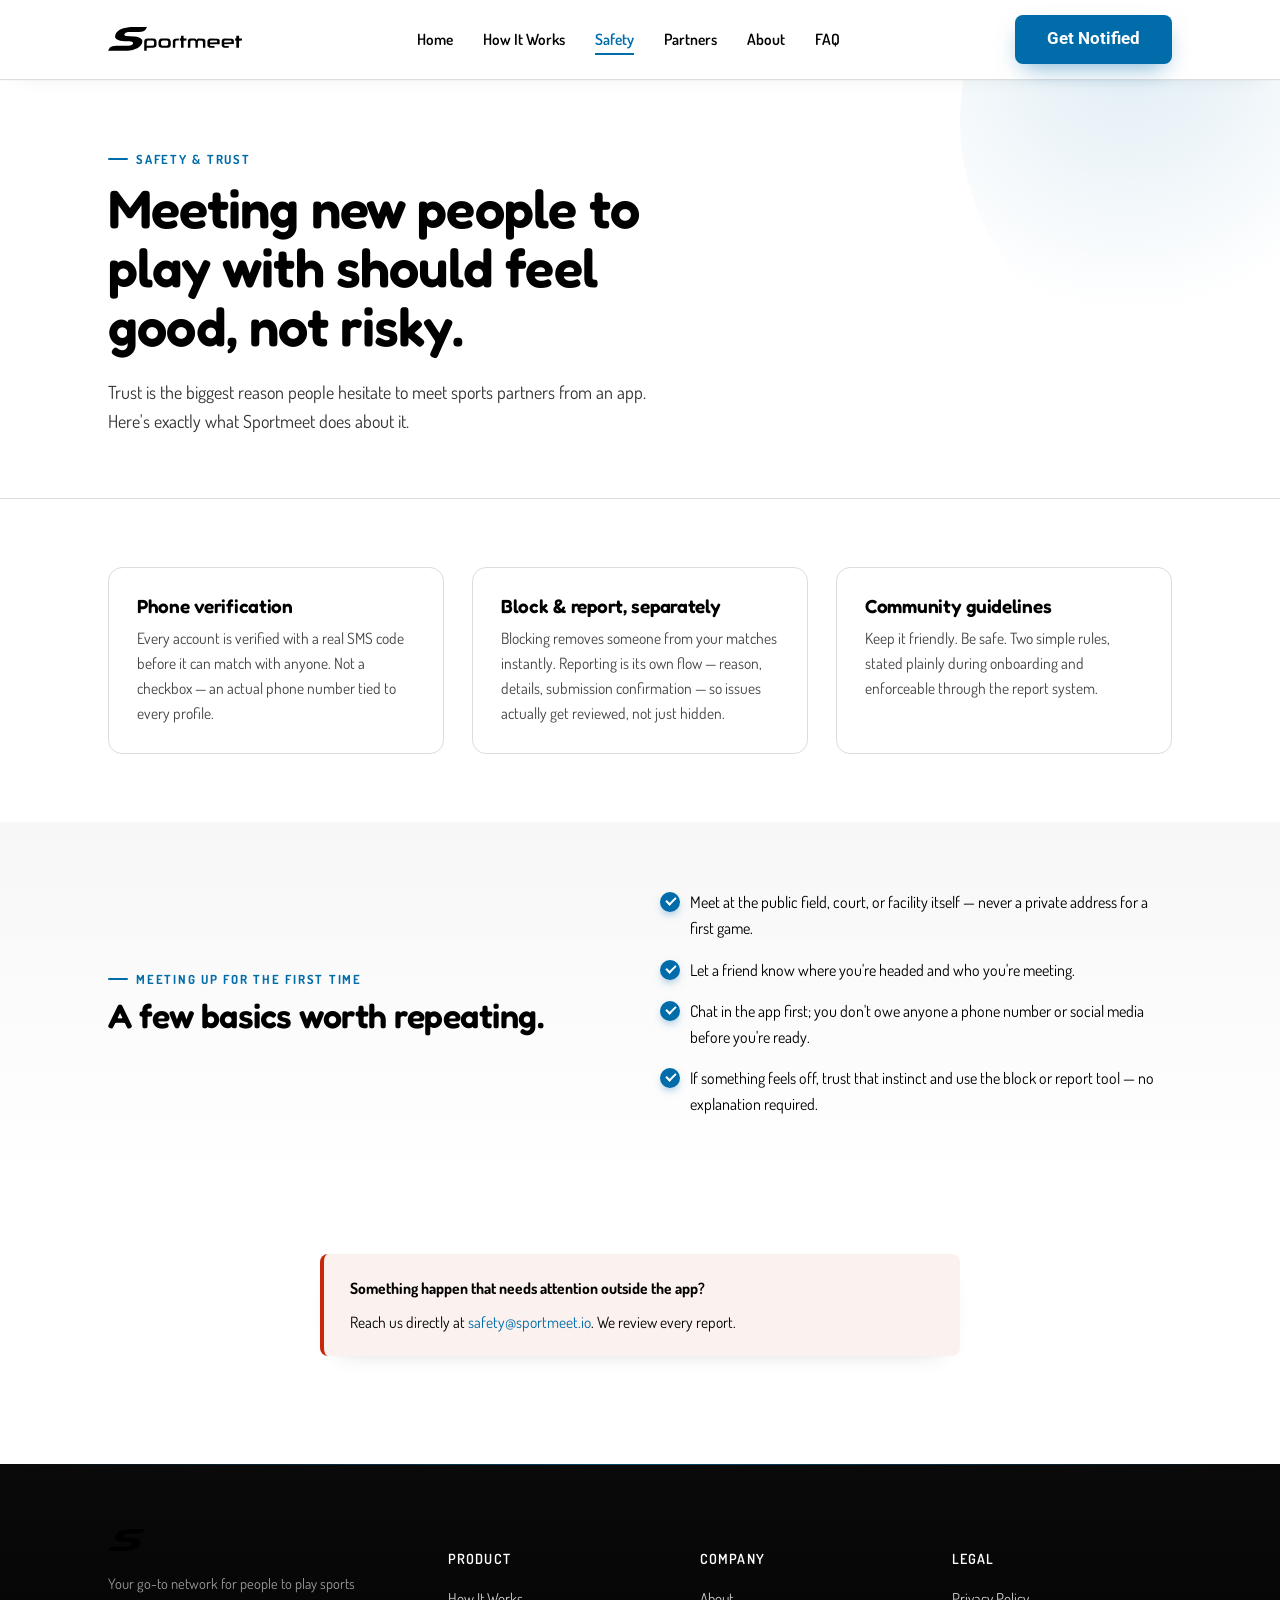
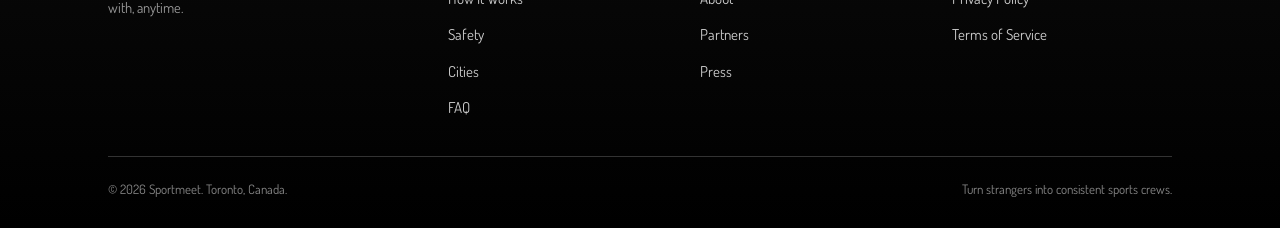
<file: safety.html>
<!doctype html>
<html lang="en">
<head>
<meta charset="utf-8">
<meta name="viewport" content="width=device-width, initial-scale=1">
<title>Safety &amp; Trust — Sportmeet</title>
<meta name="description" content="How Sportmeet keeps matching real, verified, and safe: phone verification, block and report tools, and community guidelines.">
<link rel="icon" type="image/svg+xml" href="data:image/svg+xml,%3Csvg%20viewBox%3D%220%200%2096%2088%22%20xmlns%3D%22http%3A%2F%2Fwww.w3.org%2F2000%2Fsvg%22%3E%3Cpath%20fill-rule%3D%22evenodd%22%20d%3D%22M95%2C13L50%2C13L49%2C14L44%2C14L43%2C15L40%2C15L39%2C16L34%2C17L28%2C20L21%2C27L19%2C31L19%2C33L18%2C34L19%2C40L22%2C43L26%2C44L27%2C45L29%2C45L30%2C46L34%2C46L35%2C47L54%2C47L55%2C48L59%2C48L62%2C51L61%2C54L58%2C57L56%2C57L55%2C58L18%2C58L17%2C59L11%2C59L7%2C61L5%2C63L1%2C70L50%2C70L51%2C69L57%2C69L58%2C68L65%2C67L66%2C66L68%2C66L74%2C63L81%2C56L83%2C52L83%2C50L84%2C49L84%2C46L81%2C41L80%2C41L78%2C39L76%2C39L72%2C37L69%2C37L68%2C36L60%2C36L59%2C35L43%2C35L40%2C32L40%2C31L44%2C26L46%2C26L47%2C25L78%2C25L79%2C24L85%2C24L89%2C22L92%2C19Z%22%2F%3E%3C%2Fsvg%3E">
<link rel="preconnect" href="https://fonts.googleapis.com">
<link href="https://fonts.googleapis.com/css2?family=Fredoka:wght@500;600;700&family=Dosis:wght@400;500;600;700&family=Roboto:wght@700&display=swap" rel="stylesheet">
<link rel="stylesheet" href="style.css">
</head>
<body>
<header class="site-nav">
<div class="nav-inner">
<a class="nav-logo" href="index.html"><svg viewBox="0 0 900 161" xmlns="http://www.w3.org/2000/svg" role="img" aria-label="Sportmeet" style="height:24px;width:auto;display:block;"><path fill-rule="evenodd" d="M763,90L763,126L769,135L777,139L810,140L810,127L784,127L779,122L780,115L845,114L844,87L834,78L780,77L769,81ZM779,96L784,90L825,90L828,94L828,103L780,104ZM667,92L667,124L670,131L682,139L715,140L714,127L688,127L684,123L685,115L749,115L749,89L747,84L738,78L685,77L675,80ZM684,95L689,90L729,90L732,93L732,103L685,104ZM538,86L536,93L536,140L552,140L553,96L560,91L578,91L586,95L587,140L602,140L603,96L611,91L632,92L637,99L637,140L653,140L653,91L650,84L642,78L607,77L601,79L594,87L589,80L582,77L551,77L542,81ZM475,77L450,78L442,82L437,88L435,94L435,140L451,140L452,96L457,91L475,91ZM343,85L339,97L339,120L342,130L348,136L361,140L399,140L411,137L417,132L421,122L421,95L413,81L401,77L359,77L351,79ZM358,95L367,91L394,91L400,93L404,98L403,121L394,126L366,126L360,124L356,118L356,99ZM321,84L314,79L306,77L262,77L251,81L246,86L243,94L243,159L259,159L260,140L304,140L320,134L324,128L326,117L325,92ZM261,95L268,91L299,91L305,93L309,99L309,118L307,122L299,126L261,126L259,124ZM861,59L861,76L853,77L853,91L861,92L861,139L879,140L879,92L899,91L899,77L880,77L879,59ZM490,59L490,76L481,77L481,90L490,92L490,140L507,140L507,92L527,91L527,77L509,77L507,75L507,59ZM262,0L150,0L103,8L78,19L58,36L50,50L47,65L51,76L58,83L81,92L111,96L145,96L161,99L168,104L166,115L155,123L140,126L55,126L28,129L13,138L0,160L134,159L166,154L200,141L218,126L227,112L230,103L230,91L227,84L216,74L194,66L175,63L120,61L110,56L110,48L118,39L135,34L209,34L234,31L249,22Z"/></svg></a>
<nav>
<ul class="nav-links">
<li><a href="index.html">Home</a></li>
<li><a href="how-it-works.html">How It Works</a></li>
<li><a href="safety.html" class="active">Safety</a></li>
<li><a href="partners.html">Partners</a></li>
<li><a href="about.html">About</a></li>
<li><a href="faq.html">FAQ</a></li>
</ul>
</nav>
<div class="nav-cta">
<a href="index.html#get-started" class="btn btn-primary">Get Notified</a>
</div>
</div>
</header>
<section class="page-hero">
<div class="wrap">
<span class="eyebrow">Safety &amp; trust</span>
<h1 style="max-width:20ch;">Meeting new people to play with should feel good, not risky.</h1>
<p class="sub" style="font-size:18px; color:#333; max-width:56ch;">Trust is the biggest reason people hesitate to meet sports partners from an app. Here's exactly what Sportmeet does about it.</p>
</div>
</section>
<section>
<div class="wrap grid-3">
<div class="tile">
<h4>Phone verification</h4>
<p>Every account is verified with a real SMS code before it can match with anyone. Not a checkbox — an actual phone number tied to every profile.</p>
</div>
<div class="tile">
<h4>Block &amp; report, separately</h4>
<p>Blocking removes someone from your matches instantly. Reporting is its own flow — reason, details, submission confirmation — so issues actually get reviewed, not just hidden.</p>
</div>
<div class="tile">
<h4>Community guidelines</h4>
<p>Keep it friendly. Be safe. Two simple rules, stated plainly during onboarding and enforceable through the report system.</p>
</div>
</div>
</section>
<section class="bg-light">
<div class="wrap grid-2">
<div>
<span class="eyebrow">Meeting up for the first time</span>
<h2>A few basics worth repeating.</h2>
</div>
<div>
<ul class="who-list" style="grid-template-columns:1fr;">
<li>Meet at the public field, court, or facility itself — never a private address for a first game.</li>
<li>Let a friend know where you're headed and who you're meeting.</li>
<li>Chat in the app first; you don't owe anyone a phone number or social media before you're ready.</li>
<li>If something feels off, trust that instinct and use the block or report tool — no explanation required.</li>
</ul>
</div>
</div>
</section>
<section>
<div class="wrap">
<div class="callout red" style="max-width:640px; margin:0 auto;">
<strong>Something happen that needs attention outside the app?</strong>
<p style="margin:.6em 0 0;">Reach us directly at <a href="mailto:safety@sportmeet.io">safety@sportmeet.io</a>. We review every report.</p>
</div>
</div>
</section>
<footer class="site-footer">
<div class="wrap">
<div class="footer-grid">
<div>
<div class="footer-logo"><svg viewBox="0 0 96 88" xmlns="http://www.w3.org/2000/svg" role="img" aria-label="Sportmeet" style="height:34px;width:auto;display:block;margin-bottom:14px;"><path fill-rule="evenodd" d="M95,13L50,13L49,14L44,14L43,15L40,15L39,16L34,17L28,20L21,27L19,31L19,33L18,34L19,40L22,43L26,44L27,45L29,45L30,46L34,46L35,47L54,47L55,48L59,48L62,51L61,54L58,57L56,57L55,58L18,58L17,59L11,59L7,61L5,63L1,70L50,70L51,69L57,69L58,68L65,67L66,66L68,66L74,63L81,56L83,52L83,50L84,49L84,46L81,41L80,41L78,39L76,39L72,37L69,37L68,36L60,36L59,35L43,35L40,32L40,31L44,26L46,26L47,25L78,25L79,24L85,24L89,22L92,19Z"/></svg></div>
<p class="footer-tag">Your go-to network for people to play sports with, anytime.</p>
</div>
<div>
<h5>Product</h5>
<ul>
<li><a href="how-it-works.html">How It Works</a></li>
<li><a href="safety.html">Safety</a></li>
<li><a href="cities.html">Cities</a></li>
<li><a href="faq.html">FAQ</a></li>
</ul>
</div>
<div>
<h5>Company</h5>
<ul>
<li><a href="about.html">About</a></li>
<li><a href="partners.html">Partners</a></li>
<li><a href="press.html">Press</a></li>
</ul>
</div>
<div>
<h5>Legal</h5>
<ul>
<li><a href="privacy.html">Privacy Policy</a></li>
<li><a href="terms.html">Terms of Service</a></li>
</ul>
</div>
</div>
<div class="footer-bottom">
<span>© 2026 Sportmeet. Toronto, Canada.</span>
<span>Turn strangers into consistent sports crews.</span>
</div>
</div>
</footer>
</body>
</html>
</file>
<file: style.css>
/* Sportmeet marketing site — design tokens pulled directly from the
   original XD prototype's design spec, the same source of truth used for the V2 app rebuild. */

:root {
    --white: #FFFFFF;
    --black: #000000;
    --blue: #006CA9;
    --teal: #0091BF;
    --dark-teal: #004040;
    --red: #C8280A;
    --olive: #B0C21E;
    --gray: #8D8D8D;
    --gray-light: #DDDDDD;
    --gray-bg: #F7F7F7;
    --max: 1120px;
}

* { box-sizing: border-box; }
html { scroll-behavior: smooth; }

body {
    margin: 0;
    background: var(--white);
    color: var(--black);
    font-family: 'Dosis', sans-serif;
    font-weight: 400;
    font-size: 17px;
    line-height: 1.6;
    -webkit-font-smoothing: antialiased;
    -moz-osx-font-smoothing: grayscale;
}

h1, h2, h3, h4,
.headline {
    font-family: 'Fredoka', sans-serif;
    font-weight: 600;
    color: var(--black);
    margin: 0 0 .4em;
    line-height: 1.1;
    letter-spacing: -0.015em;
}

h1 { font-size: clamp(34px, 4.6vw, 54px); }
h2 { font-size: clamp(26px, 3vw, 34px); }
h3 { font-size: 23px; }
h4 { font-size: 19px; }

p { margin: 0 0 1em; }
a { color: var(--blue); text-decoration: none; transition: color .15s ease; }
a:hover { text-decoration: underline; }

.eyebrow {
    font-family: 'Dosis', sans-serif;
    font-weight: 700;
    text-transform: uppercase;
    letter-spacing: .14em;
    font-size: 12.5px;
    color: var(--blue);
    margin-bottom: .7em;
    display: inline-flex;
    align-items: center;
    gap: 8px;
}
.eyebrow::before {
    content: "";
    width: 20px;
    height: 2px;
    background: currentColor;
    display: inline-block;
    border-radius: 2px;
    flex-shrink: 0;
}

.wrap {
    max-width: var(--max);
    margin: 0 auto;
    padding: 0 28px;
}

img { max-width: 100%; display: block; }

.btn {
    display: inline-flex;
    align-items: center;
    justify-content: center;
    font-family: 'Roboto', sans-serif;
    font-weight: 700;
    font-size: 16.5px;
    padding: 16px 32px;
    border-radius: 8px;
    border: none;
    cursor: pointer;
    text-decoration: none !important;
    line-height: 1;
    transition: transform .18s ease, box-shadow .18s ease, background .18s ease, color .18s ease;
}
.btn-primary {
    background: var(--blue);
    color: var(--white);
    box-shadow: 0 10px 24px -8px rgba(0,108,169,.55);
}
.btn-primary:hover { background: #00527d; transform: translateY(-2px); box-shadow: 0 14px 30px -8px rgba(0,108,169,.6); }
.btn-black { background: var(--black); color: var(--white); box-shadow: 0 10px 22px -10px rgba(0,0,0,.5); }
.btn-black:hover { background: #222; transform: translateY(-2px); }
.btn-outline {
    background: transparent;
    color: var(--black);
    border: 2px solid var(--black);
}
.btn-outline:hover { background: var(--black); color: var(--white); transform: translateY(-2px); }
.btn-row { display: flex; gap: 14px; flex-wrap: wrap; align-items: center; }

header.site-nav {
    position: sticky; top: 0; z-index: 50;
    background: rgba(255,255,255,.85);
    backdrop-filter: blur(10px) saturate(1.4);
    -webkit-backdrop-filter: blur(10px) saturate(1.4);
    border-bottom: 1px solid var(--gray-light);
    box-shadow: 0 1px 0 rgba(0,0,0,.02), 0 8px 24px -18px rgba(0,0,0,.15);
}
.nav-inner {
    max-width: var(--max);
    margin: 0 auto;
    padding: 15px 28px;
    display: flex;
    align-items: center;
    justify-content: space-between;
    gap: 24px;
}
.nav-logo img { height: 24px; width: auto; transition: opacity .15s ease; }
.nav-logo:hover img { opacity: .75; }
.nav-links {
    display: flex;
    gap: 30px;
    list-style: none;
    margin: 0; padding: 0;
    font-family: 'Dosis', sans-serif;
    font-weight: 600;
    font-size: 15.5px;
}
.nav-links a { color: var(--black); position: relative; padding-bottom: 3px; }
.nav-links a:hover { color: var(--blue); text-decoration: none; }
.nav-links a::after {
    content: "";
    position: absolute; left: 0; right: 100%; bottom: -3px;
    height: 2px; background: var(--blue);
    transition: right .2s ease;
}
.nav-links a:hover::after { right: 0; }
.nav-links a.active { color: var(--blue); }
.nav-links a.active::after { right: 0; }
.nav-cta { display: flex; align-items: center; gap: 18px; }
.nav-toggle { display: none; }

@media (max-width: 860px) {
    .nav-links { display: none; }
}

.hero {
    padding: 84px 0 56px;
    position: relative;
    overflow: hidden;
    isolation: isolate;
}
.hero::before {
    content: "";
    position: absolute;
    top: -220px; right: -180px;
    width: 620px; height: 620px;
    background:
      radial-gradient(circle at 30% 30%, rgba(0,108,169,.14), transparent 60%),
      radial-gradient(circle at 70% 70%, rgba(176,194,30,.10), transparent 55%);
    border-radius: 50%;
    z-index: -1;
    filter: blur(4px);
}
.hero::after {
    content: "";
    position: absolute;
    bottom: -160px; left: -160px;
    width: 380px; height: 380px;
    background: radial-gradient(circle, rgba(0,64,64,.07), transparent 65%);
    border-radius: 50%;
    z-index: -1;
}
.hero-grid {
    display: grid;
    grid-template-columns: 1.1fr .9fr;
    gap: 56px;
    align-items: center;
}
.hero h1 { margin-bottom: .32em; }
.hero .sub { font-size: 20px; color: #333; max-width: 46ch; margin-bottom: 1.6em; }
.hero-visual { display: flex; justify-content: center; }

@media (max-width: 900px) {
    .hero-grid { grid-template-columns: 1fr; }
    .hero-visual { order: -1; }
}

.page-hero {
    position: relative;
    overflow: hidden;
    isolation: isolate;
}
.page-hero::before {
    content: "";
    position: absolute;
    top: -200px; right: -160px;
    width: 480px; height: 480px;
    background: radial-gradient(circle at 35% 35%, rgba(0,108,169,.12), transparent 60%);
    border-radius: 50%;
    z-index: -1;
}

section { padding: 68px 0; scroll-margin-top: 90px; }
section.tight { padding: 40px 0; }
.section-head { max-width: 640px; margin-bottom: 44px; }
.section-head.center { margin-left: auto; margin-right: auto; text-align: center; }
.bg-light { background: linear-gradient(180deg, var(--gray-bg), #fff); }
.bg-black {
    background: linear-gradient(155deg, #0a0a0a, var(--black) 55%, #08151a);
    color: var(--white);
}
.bg-black h2, .bg-black h3 { color: var(--white); }
.divider { border: none; border-top: 1px solid var(--gray-light); margin: 0; }
.stat-row .n {
    width: 46px; height: 46px;
    background: var(--blue);
    color: white;
    border-radius: 50%;
    display: flex; align-items: center; justify-content: center;
    font-size: 18px;
    margin-bottom: 10px;
    box-shadow: 0 10px 22px -10px rgba(0,108,169,.6);
}

.steps {
    display: grid;
    grid-template-columns: repeat(3, 1fr);
    gap: 32px;
}
.step-card {
    text-align: left;
    padding: 28px 24px;
    border-radius: 14px;
    transition: background .2s ease, transform .2s ease;
}
.step-card:hover { background: var(--gray-bg); transform: translateY(-3px); }
.step-num {
    font-family: 'Fredoka', sans-serif;
    font-weight: 600;
    font-size: 16px;
    color: var(--white);
    background: linear-gradient(150deg, var(--teal), var(--blue));
    width: 36px; height: 36px;
    border-radius: 50%;
    display: flex; align-items: center; justify-content: center;
    margin-bottom: 18px;
    box-shadow: 0 8px 18px -6px rgba(0,108,169,.5);
}
@media (max-width: 780px) {
    .steps { grid-template-columns: 1fr; }
}

.grid-2 { display: grid; grid-template-columns: 1fr 1fr; gap: 40px; align-items: center; }
.grid-3 { display: grid; grid-template-columns: repeat(3, 1fr); gap: 28px; }
.grid-4 { display: grid; grid-template-columns: repeat(4, 1fr); gap: 20px; }
@media (max-width: 900px) {
    .grid-2 { grid-template-columns: 1fr; }
    .grid-3 { grid-template-columns: 1fr; }
    .grid-4 { grid-template-columns: 1fr 1fr; }
}

.tile {
    border: 1px solid var(--gray-light);
    border-radius: 14px;
    padding: 28px;
    background: var(--white);
    transition: transform .22s ease, box-shadow .22s ease, border-color .22s ease;
}
.tile:hover {
    transform: translateY(-5px);
    box-shadow: 0 20px 34px -18px rgba(0,0,0,.18);
    border-color: transparent;
}
.tile h4 { margin-bottom: .5em; }
.tile p { color: #444; margin-bottom: 0; font-size: 15.5px; }

.who-list {
    list-style: none; margin: 0; padding: 0;
    display: grid; grid-template-columns: 1fr 1fr; gap: 16px 32px;
}
.who-list li {
    padding-left: 30px;
    position: relative;
    font-size: 16px;
}
.who-list li::before {
    content: "";
    position: absolute; left: 0; top: 2px;
    width: 20px; height: 20px;
    background: var(--blue);
    border-radius: 50%;
    box-shadow: 0 4px 10px -3px rgba(0,108,169,.55);
}
.who-list li::after {
    content: "";
    position: absolute; left: 6px; top: 7px;
    width: 8px; height: 4px;
    border-left: 2px solid #fff;
    border-bottom: 2px solid #fff;
    transform: rotate(-45deg);
}
@media (max-width: 700px) { .who-list { grid-template-columns: 1fr; } }

.phone {
    width: 260px;
    height: 540px;
    background: linear-gradient(160deg, #222, var(--black) 40%);
    border-radius: 38px;
    padding: 10px;
    box-shadow:
      0 40px 70px -24px rgba(0,0,0,.4),
      0 14px 34px -18px rgba(0,108,169,.35),
      inset 0 0 0 1px rgba(255,255,255,.06);
    position: relative;
    flex-shrink: 0;
    transform: rotate(-3deg);
    transition: transform .35s ease;
}
.phone:hover { transform: rotate(0deg) translateY(-4px); }
.phone-screen {
    width: 100%; height: 100%;
    background: var(--white);
    border-radius: 26px;
    overflow: hidden;
    position: relative;
    display: flex;
    flex-direction: column;
}
.phone-notch {
    position: absolute;
    top: 10px; left: 50%; transform: translateX(-50%);
    width: 90px; height: 18px;
    background: var(--black);
    border-radius: 10px;
    z-index: 5;
}
.phone-screen img.real-shot {
    width: 100%;
    height: 100%;
    object-fit: cover;
    object-position: top center;
    display: block;
}

.pv-swipe { flex: 1; display: flex; flex-direction: column; padding: 34px 16px 16px; }
.pv-photo {
    flex: 1;
    border-radius: 18px;
    background: #E4E4E4;
    position: relative;
    display: flex; align-items: flex-end;
    padding: 16px;
    min-height: 210px;
    box-shadow: inset 0 0 0 1px rgba(0,0,0,.05);
    overflow: hidden;
}
.pv-photo.ph-wire {
    background:
      repeating-linear-gradient(135deg, rgba(0,0,0,.035) 0 2px, transparent 2px 14px),
      #EAEAEA;
}
.pv-avatar-icon {
    position: absolute;
    top: 12%; left: 50%; transform: translateX(-50%);
    width: 58%;
    color: #C7C7C7;
}
.pv-photo .name {
    font-family: 'Fredoka', sans-serif;
    font-weight: 600;
    color: var(--black);
    font-size: 22px;
    position: relative;
    z-index: 1;
}
.pv-photo-img{position:absolute;inset:0;width:100%;height:100%;object-fit:cover;object-position:center 18%;z-index:0;}.pv-photo.has-photo::after{content:"";position:absolute;inset:0;background:linear-gradient(to top,rgba(0,0,0,.6) 0%,rgba(0,0,0,0) 55%);z-index:1;}.pv-photo.has-photo .name{color:var(--white);z-index:2;text-shadow:0 1px 6px rgba(0,0,0,.35);}.pv-photo .placeholder-tag {
    position: absolute;
    top: 12px; right: 12px;
    background: rgba(255,255,255,.9);
    color: var(--gray);
    font-family: 'Dosis', sans-serif;
    font-weight: 700;
    font-size: 10px;
    text-transform: uppercase;
    letter-spacing: .08em;
    padding: 5px 10px;
    border-radius: 20px;
    z-index: 1;
}
.pv-caption { color: var(--gray); font-size: 13px; margin: 10px 0 4px; }
.pv-actions { display: flex; justify-content: center; gap: 46px; padding: 10px 0 4px; }
.pv-actions .x { font-family: Georgia, serif; font-size: 40px; color: var(--black); line-height: 1; }
.pv-actions .check { font-family: Georgia, serif; font-size: 40px; color: var(--blue); line-height: 1; }

.pv-head { padding: 34px 16px 6px; }
.pv-head h5 {
    font-family: 'Fredoka', sans-serif;
    font-weight: 600;
    font-size: 19px;
    margin: 0 0 2px;
}
.pv-head .pv-sub { font-size: 12.5px; color: var(--gray); }
.pv-tabs { display: flex; gap: 18px; padding: 10px 16px 0; font-size: 13px; font-family:'Fredoka',sans-serif; font-weight:600; }
.pv-tabs span { color: var(--gray); padding-bottom: 6px; }
.pv-tabs span.on { color: var(--blue); border-bottom: 2px solid var(--blue); }
.pv-list { padding: 12px 16px; display: flex; flex-direction: column; gap: 10px; flex: 1; }
.pv-row { display: flex; align-items: center; gap: 10px; }
.pv-avatar { width: 34px; height: 34px; border-radius: 50%; background: var(--gray-light); flex-shrink: 0; }
.pv-avatar.b1 { background: var(--teal); }
.pv-avatar.b2 { background: var(--dark-teal); }
.pv-avatar.b3 { background: var(--olive); }
.pv-row-text .t1 { font-size: 13.5px; font-weight: 600; }
.pv-row-text .t2 { font-size: 12px; color: var(--gray); }
.pv-map { margin: 10px 16px; flex: 1; border-radius: 14px; background: linear-gradient(160deg,#dfeef5,#c7dde6); position: relative; }
.pv-pin { position:absolute; width:14px; height:14px; border-radius:50%; background:var(--blue); border:3px solid white; box-shadow:0 1px 4px rgba(0,0,0,.3); }
.pv-bottom {
    margin-top: auto;
    height: 54px;
    background: var(--black);
    display: flex; align-items: center; justify-content: space-around;
}
.pv-bottom .dot { width: 26px; height: 26px; border-radius: 50%; background: transparent; display:flex; align-items:center; justify-content:center; }
.pv-bottom .dot.on { background: var(--blue); }
.pv-bottom .dot span { width: 10px; height: 10px; border: 2px solid #999; border-radius: 3px; }
.pv-bottom .dot.on span { border-color: white; }
.pv-cta { margin: 12px 16px 18px; background: var(--black); color: white; text-align:center; padding: 12px; border-radius: 8px; font-family:'Roboto',sans-serif; font-weight:700; font-size:13px; }

.pv-form { padding: 0 16px; display: flex; flex-direction: column; gap: 16px; flex: 1; }
.pv-field { border-bottom: 2px solid var(--gray-light); padding-bottom: 8px; }
.pv-field .lbl { font-size: 10.5px; color: var(--gray); text-transform: uppercase; letter-spacing: .06em; margin-bottom: 4px; }
.pv-field .val { font-size: 14px; font-family: 'Dosis', sans-serif; font-weight: 600; }
.pv-avatar-upload {
    width: 64px; height: 64px; border-radius: 50%;
    background: linear-gradient(150deg, var(--teal), var(--dark-teal));
    margin: 4px auto 6px;
    position: relative;
}
.pv-avatar-upload::after {
    content: "\2726"; position:absolute; bottom:-2px; right:-2px;
    width:20px; height:20px; background:var(--blue); color:white;
    border-radius:50%; font-size:11px; display:flex; align-items:center; justify-content:center;
    border: 2px solid white;
}
.pv-black-btn {
    margin: auto 16px 20px;
    background: var(--black); color: white; text-align: center;
    padding: 13px; border-radius: 8px;
    font-family: 'Roboto', sans-serif; font-weight: 700; font-size: 14px;
}
.pv-red-link { text-align:center; color: var(--red); font-family:'Roboto',sans-serif; font-weight:700; font-size:12.5px; margin-bottom: 14px; }
.pv-center-msg { flex:1; display:flex; flex-direction:column; align-items:center; justify-content:center; padding: 0 26px; text-align:center; }
.pv-center-msg h5 { font-family:'Fredoka',sans-serif; font-weight:600; font-size:18px; margin-bottom:6px; }
.pv-center-msg p { font-size:12.5px; color: var(--gray); margin:0; }

footer.site-footer {
    background: linear-gradient(180deg, #0a0a0a, var(--black));
    color: #ccc;
    padding: 60px 0 28px;
    margin-top: 40px;
    position: relative;
}
footer.site-footer::before {
    content: "";
    position: absolute; top: 0; left: 0; right: 0; height: 1px;
    background: linear-gradient(90deg, transparent, rgba(0,108,169,.6), transparent);
}
.footer-grid {
    display: grid;
    grid-template-columns: 1.4fr 1fr 1fr 1fr;
    gap: 32px;
    padding-bottom: 36px;
}
.footer-grid h5 {
    color: var(--white);
    font-family: 'Dosis', sans-serif;
    font-weight: 600;
    font-size: 14px;
    text-transform: uppercase;
    letter-spacing: .08em;
    margin-bottom: 14px;
}
.footer-grid ul { list-style: none; margin: 0; padding: 0; display:flex; flex-direction:column; gap: 9px; }
.footer-grid a { color: #ccc; font-size: 15px; }
.footer-grid a:hover { color: var(--white); }
.footer-logo img { height: 22px; margin-bottom: 14px; }
.footer-tag { font-size: 14.5px; color: #999; max-width: 32ch; }
.footer-bottom {
    border-top: 1px solid #333;
    padding-top: 22px;
    display: flex; justify-content: space-between; flex-wrap: wrap; gap: 10px;
    font-size: 13px; color: #888;
}
@media (max-width: 800px) {
    .footer-grid { grid-template-columns: 1fr 1fr; }
}

.waitlist-form {
    display: flex; gap: 10px; flex-wrap: wrap;
    margin-top: 18px;
    background: var(--white);
    border: 1px solid var(--gray-light);
    border-radius: 12px;
    padding: 8px 8px 8px 20px;
    box-shadow: 0 16px 34px -22px rgba(0,0,0,.25);
}
.waitlist-form input[type=email], .waitlist-form input[type=text] {
    flex: 1; min-width: 160px;
    padding: 13px 10px;
    border: none;
    border-right: 1px solid var(--gray-light);
    font-family: 'Dosis', sans-serif;
    font-size: 16px;
    background: transparent;
}
.waitlist-form input:last-of-type { border-right: none; }
.waitlist-form input:focus { outline: none; }
.waitlist-form .btn { border-radius: 7px; padding: 13px 24px; }
.form-note { font-size: 13px; color: var(--gray); margin-top: 12px; }
@media (max-width: 560px) {
    .waitlist-form { flex-direction: column; padding: 16px; }
    .waitlist-form input { border-right: none; border-bottom: 1px solid var(--gray-light); width: 100%; }
}

.badge-row { display: flex; gap: 12px; flex-wrap: wrap; }
.store-badge {
    background: var(--black);
    color: var(--white);
    border-radius: 10px;
    padding: 9px 18px 9px 14px;
    font-family: 'Roboto', sans-serif;
    display: flex; align-items:center; gap:10px;
    box-shadow: 0 10px 22px -12px rgba(0,0,0,.5);
    transition: transform .18s ease, box-shadow .18s ease;
}
.store-badge:hover { transform: translateY(-2px); box-shadow: 0 14px 26px -12px rgba(0,0,0,.55); }
.store-badge svg { width: 20px; height: 20px; flex-shrink: 0; }
.store-badge .sb-text { display: flex; flex-direction: column; line-height: 1.15; }
.store-badge .sb-small { font-size: 9.5px; letter-spacing: .03em; opacity: .85; font-weight: 400; }
.store-badge .sb-big { font-size: 15px; font-weight: 700; }

.qr-row { display: flex; gap: 18px; margin-top: 16px; }
.qr-item {
    display: flex; flex-direction: column; align-items: center; gap: 6px;
}
.qr-item img {
    width: 76px; height: 76px;
    background: var(--white);
    padding: 6px;
    border-radius: 10px;
    border: 1px solid var(--gray-light);
    box-shadow: 0 8px 18px -12px rgba(0,0,0,.25);
}
.qr-item span {
    font-family: 'Dosis', sans-serif;
    font-weight: 600;
    font-size: 11.5px;
    color: var(--gray);
    text-transform: uppercase;
    letter-spacing: .05em;
}
.callout {
    border-left: 4px solid var(--blue);
    background: var(--gray-bg);
    padding: 22px 26px;
    border-radius: 8px;
    font-size: 15.5px;
    box-shadow: 0 10px 26px -20px rgba(0,0,0,.3);
}
.callout.red { border-left-color: var(--red); background: #FBF1EE; }
.quote {
    font-family: 'Fredoka', sans-serif;
    font-weight: 600;
    font-size: 28px;
    color: var(--black);
    max-width: 20ch;
    position: relative;
    padding-left: 28px;
    line-height: 1.3;
}
.quote::before {
    content: "\201C";
    position: absolute; left: -6px; top: -14px;
    font-size: 64px;
    color: var(--blue);
    opacity: .25;
    font-family: Georgia, serif;
}
.page-hero {
    padding: 60px 0 44px;
    border-bottom: 1px solid var(--gray-light);
}
.page-hero .eyebrow { margin-bottom: .8em; }
.faq-item { border-bottom: 1px solid var(--gray-light); padding: 22px 4px; transition: background .15s ease; border-radius: 8px; }
.faq-item:hover { background: var(--gray-bg); }
.faq-item h4 { margin-bottom: 8px; }
.faq-item p { color: #444; margin-bottom: 0; }
.center { text-align: center; }
.mt { margin-top: 40px; }
.stat-row { display:flex; gap: 44px; flex-wrap: wrap; }
.stat-row .l { font-size: 13.5px; color: var(--gray); line-height: 1.4; }
</file>
